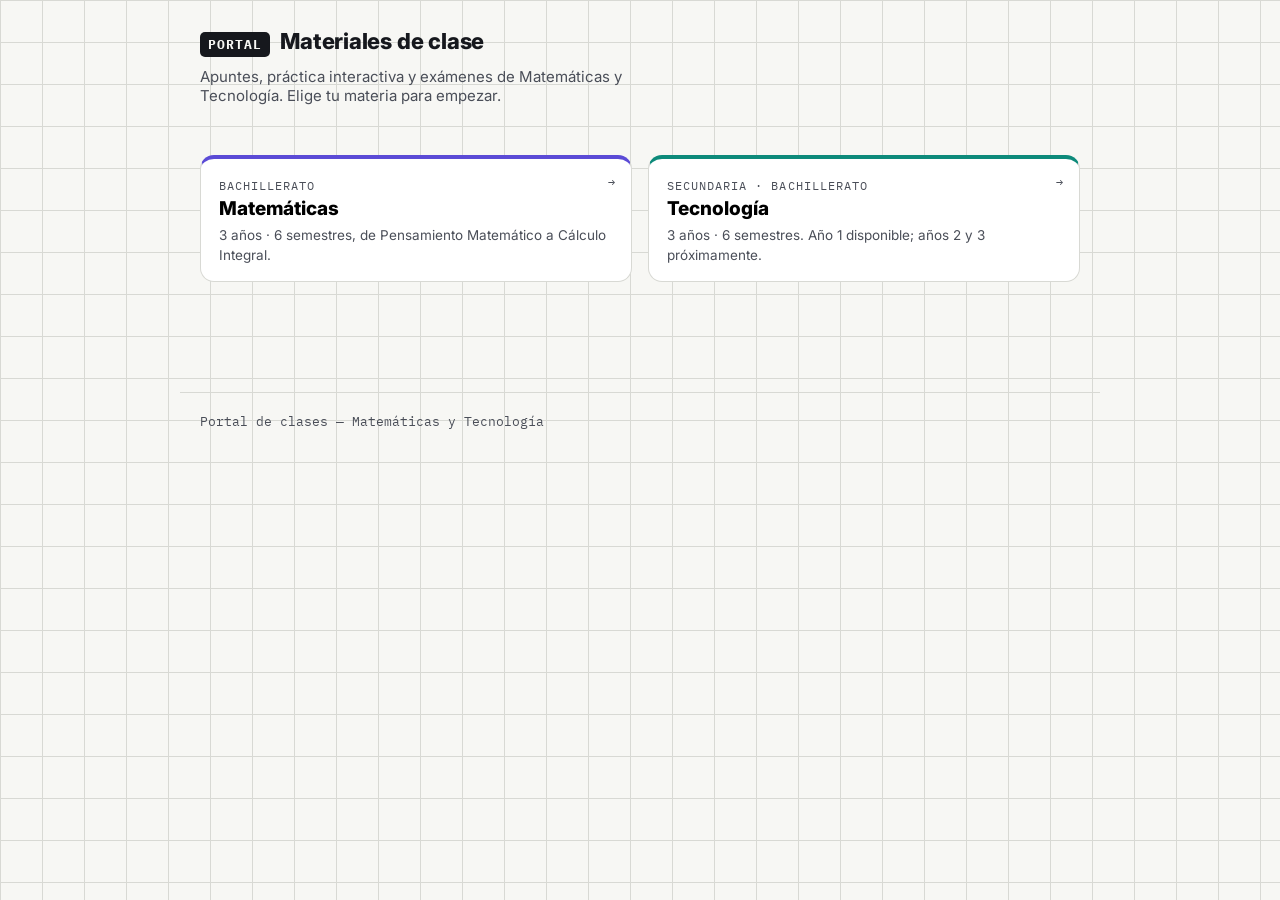
<file: index.html>
<!DOCTYPE html>
<html lang="es">
<head>
<meta charset="UTF-8">
<meta name="viewport" content="width=device-width, initial-scale=1.0">
<title>Portal de Clases</title>
<link rel="preconnect" href="https://fonts.googleapis.com">
<link href="https://fonts.googleapis.com/css2?family=IBM+Plex+Mono:wght@400;500;600;700&family=Inter:wght@400;500;600;700;800&display=swap" rel="stylesheet">
<style>
  :root{
    --paper:#f7f7f4;
    --ink:#16181d;
    --ink-soft:#4a4e58;
    --line:#d8d9d4;
    --math:#5b4bd6;
    --math-soft:#eeecfb;
    --tech:#0d8a7a;
    --tech-soft:#e6f5f2;
    --accent-warn:#c65b2e;
    --radius:14px;
  }
  *{box-sizing:border-box;}
  html{scroll-behavior:smooth;}
  body{
    margin:0;
    background:
      linear-gradient(var(--line) 1px, transparent 1px) 0 0/100% 42px,
      linear-gradient(90deg, var(--line) 1px, transparent 1px) 0 0/42px 100%,
      var(--paper);
    background-attachment:fixed;
    color:var(--ink);
    font-family:'Inter',sans-serif;
    -webkit-font-smoothing:antialiased;
  }
  @media (prefers-reduced-motion: reduce){
    *{animation:none !important; transition:none !important;}
  }

  header{
    padding:28px 20px 18px;
    max-width:920px;
    margin:0 auto;
  }
  .brand{
    display:flex;
    align-items:baseline;
    gap:10px;
    flex-wrap:wrap;
  }
  .brand .mark{
    font-family:'IBM Plex Mono',monospace;
    font-weight:700;
    font-size:13px;
    letter-spacing:.08em;
    background:var(--ink);
    color:var(--paper);
    padding:4px 8px;
    border-radius:5px;
  }
  .brand h1{
    font-size:22px;
    margin:0;
    font-weight:800;
    letter-spacing:-0.01em;
  }
  header p.sub{
    margin:10px 0 0;
    color:var(--ink-soft);
    font-size:15px;
    max-width:55ch;
  }

  main{max-width:920px;margin:0 auto;padding:10px 20px 80px;}

  .subjects{
    display:grid;
    grid-template-columns:1fr 1fr;
    gap:16px;
    margin:22px 0 30px;
  }
  @media (max-width:640px){ .subjects{grid-template-columns:1fr;} }

  .subject-card{
    text-align:left;
    border:1.5px solid var(--line);
    background:#fff;
    border-radius:var(--radius);
    padding:18px 18px 16px;
    cursor:pointer;
    font-family:inherit;
    position:relative;
    transition:transform .15s ease, box-shadow .15s ease, border-color .15s ease;
  }
  .subject-card:hover{transform:translateY(-2px); box-shadow:0 8px 22px rgba(20,20,30,.08);}
  .subject-card:focus-visible{outline:3px solid var(--ink); outline-offset:2px;}
  .subject-card.math{border-top:4px solid var(--math);}
  .subject-card.tech{border-top:4px solid var(--tech);}
  .subject-card .eyebrow{
    font-family:'IBM Plex Mono',monospace;
    font-size:11.5px;
    letter-spacing:.09em;
    text-transform:uppercase;
    color:var(--ink-soft);
  }
  .subject-card h2{margin:4px 0 6px;font-size:19px;font-weight:800;}
  .subject-card p{margin:0;color:var(--ink-soft);font-size:13.5px;line-height:1.45;}
  .subject-card .go{
    position:absolute; top:16px; right:16px;
    font-family:'IBM Plex Mono',monospace;
    font-size:12px; color:var(--ink-soft);
  }

  .panel{display:none;}
  .panel.active{display:block; animation:fade .25s ease;}
  @keyframes fade{from{opacity:0; transform:translateY(4px);} to{opacity:1; transform:none;}}

  .panel-head{
    display:flex; align-items:center; justify-content:space-between;
    margin-bottom:14px; flex-wrap:wrap; gap:10px;
  }
  .panel-head h2{font-size:20px; margin:0; font-weight:800;}
  .back-btn{
    font-family:'IBM Plex Mono',monospace;
    font-size:12.5px; background:none; border:1.5px solid var(--line);
    border-radius:8px; padding:7px 12px; cursor:pointer; color:var(--ink);
  }
  .back-btn:hover{background:#fff;}

  .topic{
    border:1.5px solid var(--line);
    border-radius:var(--radius);
    background:#fff;
    margin-bottom:12px;
    overflow:hidden;
  }
  .topic-toggle{
    width:100%; text-align:left; background:none; border:none;
    padding:14px 16px; cursor:pointer; display:flex; align-items:center;
    justify-content:space-between; font-family:inherit; font-size:15.5px;
    font-weight:600; color:var(--ink);
  }
  .topic-toggle .chevron{
    font-family:'IBM Plex Mono',monospace; color:var(--ink-soft);
    transition:transform .2s ease; font-size:13px;
  }
  .topic.open .chevron{transform:rotate(90deg);}
  .topic-body{display:none; padding:0 16px 16px;}
  .topic.open .topic-body{display:block;}

  .tabs{display:flex; gap:6px; margin-bottom:12px; flex-wrap:wrap;}
  .tab-btn{
    font-family:'IBM Plex Mono',monospace; font-size:12px;
    border:1.5px solid var(--line); background:var(--paper);
    padding:6px 11px; border-radius:7px; cursor:pointer; color:var(--ink-soft);
  }
  .tab-btn.active.math-active{background:var(--math); border-color:var(--math); color:#fff;}
  .tab-btn.active.tech-active{background:var(--tech); border-color:var(--tech); color:#fff;}

  .tab-content{display:none; font-size:14px; color:var(--ink-soft); line-height:1.6;}
  .tab-content.active{display:block;}
  .tab-content ul{margin:0; padding-left:18px;}
  .tab-content li{margin-bottom:6px;}
  .unit-meta{
    font-family:'IBM Plex Mono',monospace; font-size:11.5px; letter-spacing:.05em;
    color:var(--ink-soft); margin:-4px 0 12px;
  }
  .practice-link{
    display:inline-block; font-weight:600; text-decoration:none;
    border:1.5px solid var(--line); border-radius:8px; padding:8px 14px; font-size:13.5px;
  }
  #panel-math .practice-link{color:var(--math); border-color:var(--math);}
  #panel-tech .practice-link{color:var(--tech); border-color:var(--tech);}
  .practice-link:hover{background:#fff;}
  .tech-soon{
    border:1.5px dashed var(--line); border-radius:var(--radius); background:#fff;
    padding:22px 20px; color:var(--ink-soft); font-size:14.5px; line-height:1.6;
  }

  .year{
    border:1.5px solid var(--line); border-radius:var(--radius); background:#fcfcfa;
    margin-bottom:18px; overflow:hidden;
  }
  #panel-math .year{border-top:4px solid var(--math);}
  #panel-tech .year{border-top:4px solid var(--tech);}
  .year-toggle{
    width:100%; text-align:left; background:none; border:none;
    padding:16px 18px; cursor:pointer; display:flex; align-items:center;
    justify-content:space-between; font-family:inherit; font-size:17px;
    font-weight:800; color:var(--ink);
  }
  .year-toggle .chevron{
    font-family:'IBM Plex Mono',monospace; color:var(--ink-soft);
    transition:transform .2s ease; font-size:14px;
  }
  .year.open .year-toggle .chevron{transform:rotate(90deg);}
  .year-body{display:none; padding:0 14px 16px;}
  .year.open .year-body{display:block;}
  .topic-toggle small{font-weight:400; color:var(--ink-soft); font-size:12.5px;}
  .year-note{font-size:13.5px; color:var(--ink-soft); margin:0 4px 4px;}

  footer{
    max-width:920px; margin:0 auto; padding:20px; color:var(--ink-soft);
    font-size:12.5px; font-family:'IBM Plex Mono',monospace; border-top:1.5px solid var(--line);
  }
</style>
</head>
<body>

<header>
  <div class="brand">
    <span class="mark">PORTAL</span>
    <h1>Materiales de clase</h1>
  </div>
  <p class="sub">Apuntes, práctica interactiva y exámenes de Matemáticas y Tecnología. Elige tu materia para empezar.</p>
</header>

<main>

  <!-- HOME -->
  <div id="home">
    <div class="subjects">
      <button class="subject-card math" onclick="showPanel('math')">
        <span class="eyebrow">Bachillerato</span>
        <h2>Matemáticas</h2>
        <p>3 años · 6 semestres, de Pensamiento Matemático a Cálculo Integral.</p>
        <span class="go">→</span>
      </button>
      <button class="subject-card tech" onclick="showPanel('tech')">
        <span class="eyebrow">Secundaria · Bachillerato</span>
        <h2>Tecnología</h2>
        <p>3 años · 6 semestres. Año 1 disponible; años 2 y 3 próximamente.</p>
        <span class="go">→</span>
      </button>
    </div>
  </div>

  <!-- MATEMÁTICAS -->
  <section class="panel" id="panel-math">
    <div class="panel-head">
      <h2>Matemáticas · Bachillerato</h2>
      <button class="back-btn" onclick="showHome()">← Volver</button>
    </div>

    <div class="year">
      <button class="year-toggle" onclick="toggleTopic(this)">
        <span>Año 1</span><span class="chevron">›</span>
      </button>
      <div class="year-body">

        <div class="topic">
          <button class="topic-toggle" onclick="toggleTopic(this)">
            <span>Semestre 1 — Pensamiento Matemático I <small>(aritmética y álgebra)</small></span><span class="chevron">›</span>
          </button>
          <div class="topic-body">
            <div class="tabs">
              <button class="tab-btn active math-active" onclick="showTab(this,'s1-material')">Material</button>
              <button class="tab-btn" onclick="showTab(this,'s1-ejercicios')">Ejercicios</button>
              <button class="tab-btn" onclick="showTab(this,'s1-examenes')">Exámenes</button>
            </div>
            <div class="tab-content active" id="s1-material">
              <ol>
                <li>Números y operaciones básicas —
                  <a href="materiales/semestre-1/u1-numeros-y-operaciones-basicas/apuntes.pdf" target="_blank" rel="noopener">apuntes</a> ·
                  <a href="materiales/semestre-1/u1-numeros-y-operaciones-basicas/guia-ejercicios.pdf" target="_blank" rel="noopener">guía de ejercicios</a>
                </li>
                <li>Operaciones algebraicas —
                  <a href="materiales/semestre-1/u2-operaciones-algebraicas/apuntes.pdf" target="_blank" rel="noopener">apuntes</a> ·
                  <a href="materiales/semestre-1/u2-operaciones-algebraicas/guia-ejercicios.pdf" target="_blank" rel="noopener">guía de ejercicios</a>
                </li>
                <li>Ecuaciones lineales y cuadráticas —
                  <a href="materiales/semestre-1/u3-ecuaciones-lineales-y-cuadraticas/apuntes.pdf" target="_blank" rel="noopener">apuntes</a> ·
                  <a href="materiales/semestre-1/u3-ecuaciones-lineales-y-cuadraticas/guia-ejercicios.pdf" target="_blank" rel="noopener">guía de ejercicios</a>
                </li>
                <li>Sistemas de ecuaciones —
                  <a href="materiales/semestre-1/u4-sistemas-de-ecuaciones/apuntes.pdf" target="_blank" rel="noopener">apuntes</a> ·
                  <a href="materiales/semestre-1/u4-sistemas-de-ecuaciones/guia-ejercicios.pdf" target="_blank" rel="noopener">guía de ejercicios</a>
                </li>
              </ol>
            </div>
            <div class="tab-content" id="s1-ejercicios">
              <p>Ejercicios generados automáticamente con corrección al instante.</p>
              <p><a class="practice-link" href="app/index.html" target="_blank" rel="noopener">Abrir práctica interactiva →</a></p>
            </div>
            <div class="tab-content" id="s1-examenes"><ul><li>Próximamente</li></ul></div>
          </div>
        </div>

        <div class="topic">
          <button class="topic-toggle" onclick="toggleTopic(this)">
            <span>Semestre 2 — Pensamiento Matemático II <small>(geometría y trigonometría)</small></span><span class="chevron">›</span>
          </button>
          <div class="topic-body">
            <div class="tabs">
              <button class="tab-btn active math-active" onclick="showTab(this,'s2-material')">Material</button>
              <button class="tab-btn" onclick="showTab(this,'s2-ejercicios')">Ejercicios</button>
              <button class="tab-btn" onclick="showTab(this,'s2-examenes')">Exámenes</button>
            </div>
            <div class="tab-content active" id="s2-material">
              <ol>
                <li>Desigualdades —
                  <a href="materiales/semestre-2/u1-desigualdades/apuntes.pdf" target="_blank" rel="noopener">apuntes</a> ·
                  <a href="materiales/semestre-2/u1-desigualdades/guia-ejercicios.pdf" target="_blank" rel="noopener">guía de ejercicios</a>
                </li>
                <li>Ángulos y triángulos —
                  <a href="materiales/semestre-2/u2-angulos-y-triangulos/apuntes.pdf" target="_blank" rel="noopener">apuntes</a> ·
                  <a href="materiales/semestre-2/u2-angulos-y-triangulos/guia-ejercicios.pdf" target="_blank" rel="noopener">guía de ejercicios</a>
                </li>
                <li>Funciones trigonométricas —
                  <a href="materiales/semestre-2/u3-funciones-trigonometricas/apuntes.pdf" target="_blank" rel="noopener">apuntes</a> ·
                  <a href="materiales/semestre-2/u3-funciones-trigonometricas/guia-ejercicios.pdf" target="_blank" rel="noopener">guía de ejercicios</a>
                </li>
                <li>Identidades trigonométricas y triángulos oblicuángulos —
                  <a href="materiales/semestre-2/u4-identidades-trigonometricas-y-triangulos-oblicuangulos/apuntes.pdf" target="_blank" rel="noopener">apuntes</a> ·
                  <a href="materiales/semestre-2/u4-identidades-trigonometricas-y-triangulos-oblicuangulos/guia-ejercicios.pdf" target="_blank" rel="noopener">guía de ejercicios</a>
                </li>
              </ol>
            </div>
            <div class="tab-content" id="s2-ejercicios">
              <p>Ejercicios generados automáticamente con corrección al instante.</p>
              <p><a class="practice-link" href="app/index.html" target="_blank" rel="noopener">Abrir práctica interactiva →</a></p>
            </div>
            <div class="tab-content" id="s2-examenes"><ul><li>Próximamente</li></ul></div>
          </div>
        </div>

      </div>
    </div>

    <div class="year">
      <button class="year-toggle" onclick="toggleTopic(this)">
        <span>Año 2</span><span class="chevron">›</span>
      </button>
      <div class="year-body">

        <div class="topic">
          <button class="topic-toggle" onclick="toggleTopic(this)">
            <span>Semestre 3 — Matemáticas III <small>(geometría analítica)</small></span><span class="chevron">›</span>
          </button>
          <div class="topic-body">
            <div class="tabs">
              <button class="tab-btn active math-active" onclick="showTab(this,'s3-material')">Material</button>
              <button class="tab-btn" onclick="showTab(this,'s3-ejercicios')">Ejercicios</button>
              <button class="tab-btn" onclick="showTab(this,'s3-examenes')">Exámenes</button>
            </div>
            <div class="tab-content active" id="s3-material">
              <ol>
                <li>Ejes coordenados —
                  <a href="materiales/semestre-3/u1-ejes-coordenados/apuntes.pdf" target="_blank" rel="noopener">apuntes</a> ·
                  <a href="materiales/semestre-3/u1-ejes-coordenados/guia-ejercicios.pdf" target="_blank" rel="noopener">guía de ejercicios</a>
                </li>
                <li>La recta —
                  <a href="materiales/semestre-3/u2-la-recta/apuntes.pdf" target="_blank" rel="noopener">apuntes</a> ·
                  <a href="materiales/semestre-3/u2-la-recta/guia-ejercicios.pdf" target="_blank" rel="noopener">guía de ejercicios</a>
                </li>
                <li>La circunferencia —
                  <a href="materiales/semestre-3/u3-la-circunferencia/apuntes.pdf" target="_blank" rel="noopener">apuntes</a> ·
                  <a href="materiales/semestre-3/u3-la-circunferencia/guia-ejercicios.pdf" target="_blank" rel="noopener">guía de ejercicios</a>
                </li>
              </ol>
            </div>
            <div class="tab-content" id="s3-ejercicios">
              <p>Ejercicios generados automáticamente con corrección al instante.</p>
              <p><a class="practice-link" href="app/index.html" target="_blank" rel="noopener">Abrir práctica interactiva →</a></p>
            </div>
            <div class="tab-content" id="s3-examenes"><ul><li>Próximamente</li></ul></div>
          </div>
        </div>

        <div class="topic">
          <button class="topic-toggle" onclick="toggleTopic(this)">
            <span>Semestre 4 — Matemáticas IV <small>(cónicas y funciones)</small></span><span class="chevron">›</span>
          </button>
          <div class="topic-body">
            <div class="tabs">
              <button class="tab-btn active math-active" onclick="showTab(this,'s4-material')">Material</button>
              <button class="tab-btn" onclick="showTab(this,'s4-ejercicios')">Ejercicios</button>
              <button class="tab-btn" onclick="showTab(this,'s4-examenes')">Exámenes</button>
            </div>
            <div class="tab-content active" id="s4-material">
              <ol start="4">
                <li>La parábola —
                  <a href="materiales/semestre-4/u4-la-parabola/apuntes.pdf" target="_blank" rel="noopener">apuntes</a> ·
                  <a href="materiales/semestre-4/u4-la-parabola/guia-ejercicios.pdf" target="_blank" rel="noopener">guía de ejercicios</a>
                </li>
                <li>La elipse —
                  <a href="materiales/semestre-4/u5-la-elipse/apuntes.pdf" target="_blank" rel="noopener">apuntes</a> ·
                  <a href="materiales/semestre-4/u5-la-elipse/guia-ejercicios.pdf" target="_blank" rel="noopener">guía de ejercicios</a>
                </li>
                <li>La hipérbola —
                  <a href="materiales/semestre-4/u6-la-hiperbola/apuntes.pdf" target="_blank" rel="noopener">apuntes</a> ·
                  <a href="materiales/semestre-4/u6-la-hiperbola/guia-ejercicios.pdf" target="_blank" rel="noopener">guía de ejercicios</a>
                </li>
                <li>Identificación de cónicas —
                  <a href="materiales/semestre-4/u7-identificacion-de-conicas/apuntes.pdf" target="_blank" rel="noopener">apuntes</a> ·
                  <a href="materiales/semestre-4/u7-identificacion-de-conicas/guia-ejercicios.pdf" target="_blank" rel="noopener">guía de ejercicios</a>
                </li>
                <li>Funciones —
                  <a href="materiales/semestre-4/u8-funciones/apuntes.pdf" target="_blank" rel="noopener">apuntes</a> ·
                  <a href="materiales/semestre-4/u8-funciones/guia-ejercicios.pdf" target="_blank" rel="noopener">guía de ejercicios</a>
                </li>
              </ol>
            </div>
            <div class="tab-content" id="s4-ejercicios">
              <p>Ejercicios generados automáticamente con corrección al instante.</p>
              <p><a class="practice-link" href="app/index.html" target="_blank" rel="noopener">Abrir práctica interactiva →</a></p>
            </div>
            <div class="tab-content" id="s4-examenes"><ul><li>Próximamente</li></ul></div>
          </div>
        </div>

      </div>
    </div>

    <div class="year">
      <button class="year-toggle" onclick="toggleTopic(this)">
        <span>Año 3</span><span class="chevron">›</span>
      </button>
      <div class="year-body">

        <div class="topic">
          <button class="topic-toggle" onclick="toggleTopic(this)">
            <span>Semestre 5 — Cálculo Diferencial</span><span class="chevron">›</span>
          </button>
          <div class="topic-body">
            <div class="tabs">
              <button class="tab-btn active math-active" onclick="showTab(this,'s5-material')">Material</button>
              <button class="tab-btn" onclick="showTab(this,'s5-ejercicios')">Ejercicios</button>
              <button class="tab-btn" onclick="showTab(this,'s5-examenes')">Exámenes</button>
            </div>
            <div class="tab-content active" id="s5-material">
              <ol>
                <li>Función —
                  <a href="materiales/semestre-5/u1-funcion/apuntes.pdf" target="_blank" rel="noopener">apuntes</a> ·
                  <a href="materiales/semestre-5/u1-funcion/guia-ejercicios.pdf" target="_blank" rel="noopener">guía de ejercicios</a>
                </li>
                <li>Límites y continuidad —
                  <a href="materiales/semestre-5/u2-limites-y-continuidad/apuntes.pdf" target="_blank" rel="noopener">apuntes</a> ·
                  <a href="materiales/semestre-5/u2-limites-y-continuidad/guia-ejercicios.pdf" target="_blank" rel="noopener">guía de ejercicios</a>
                </li>
                <li>Derivadas —
                  <a href="materiales/semestre-5/u3-derivadas/apuntes.pdf" target="_blank" rel="noopener">apuntes</a> ·
                  <a href="materiales/semestre-5/u3-derivadas/guia-ejercicios.pdf" target="_blank" rel="noopener">guía de ejercicios</a>
                </li>
                <li>Aplicaciones de las derivadas en diversas áreas —
                  <a href="materiales/semestre-5/u4-aplicaciones-de-las-derivadas/apuntes.pdf" target="_blank" rel="noopener">apuntes</a> ·
                  <a href="materiales/semestre-5/u4-aplicaciones-de-las-derivadas/guia-ejercicios.pdf" target="_blank" rel="noopener">guía de ejercicios</a>
                </li>
              </ol>
            </div>
            <div class="tab-content" id="s5-ejercicios">
              <p>Ejercicios generados automáticamente con corrección al instante.</p>
              <p><a class="practice-link" href="app/index.html" target="_blank" rel="noopener">Abrir práctica interactiva →</a></p>
            </div>
            <div class="tab-content" id="s5-examenes"><ul><li>Próximamente</li></ul></div>
          </div>
        </div>

        <div class="topic">
          <button class="topic-toggle" onclick="toggleTopic(this)">
            <span>Semestre 6 — Cálculo Integral</span><span class="chevron">›</span>
          </button>
          <div class="topic-body">
            <div class="tabs">
              <button class="tab-btn active math-active" onclick="showTab(this,'s6-material')">Material</button>
              <button class="tab-btn" onclick="showTab(this,'s6-ejercicios')">Ejercicios</button>
              <button class="tab-btn" onclick="showTab(this,'s6-examenes')">Exámenes</button>
            </div>
            <div class="tab-content active" id="s6-material">
              <ol start="5">
                <li>Concepto de integral como antiderivada —
                  <a href="materiales/semestre-6/u5-concepto-de-integral/apuntes.pdf" target="_blank" rel="noopener">apuntes</a> ·
                  <a href="materiales/semestre-6/u5-concepto-de-integral/guia-ejercicios.pdf" target="_blank" rel="noopener">guía de ejercicios</a>
                </li>
                <li>Integrales algebraicas y de funciones trascendentes —
                  <a href="materiales/semestre-6/u6-integrales-algebraicas-y-trascendentes/apuntes.pdf" target="_blank" rel="noopener">apuntes</a> ·
                  <a href="materiales/semestre-6/u6-integrales-algebraicas-y-trascendentes/guia-ejercicios.pdf" target="_blank" rel="noopener">guía de ejercicios</a>
                </li>
                <li>Integrales definidas —
                  <a href="materiales/semestre-6/u7-integrales-definidas/apuntes.pdf" target="_blank" rel="noopener">apuntes</a> ·
                  <a href="materiales/semestre-6/u7-integrales-definidas/guia-ejercicios.pdf" target="_blank" rel="noopener">guía de ejercicios</a>
                </li>
              </ol>
            </div>
            <div class="tab-content" id="s6-ejercicios">
              <p>Ejercicios generados automáticamente con corrección al instante.</p>
              <p><a class="practice-link" href="app/index.html" target="_blank" rel="noopener">Abrir práctica interactiva →</a></p>
            </div>
            <div class="tab-content" id="s6-examenes"><ul><li>Próximamente</li></ul></div>
          </div>
        </div>

      </div>
    </div>
  </section>

  <!-- TECNOLOGÍA -->
  <section class="panel" id="panel-tech">
    <div class="panel-head">
      <h2>Tecnología · Secundaria y Bachillerato</h2>
      <button class="back-btn" onclick="showHome()">← Volver</button>
    </div>

    <div class="year">
      <button class="year-toggle" onclick="toggleTopic(this)">
        <span>Año 1 — Tecnología I y II</span><span class="chevron">›</span>
      </button>
      <div class="year-body">

        <div class="topic">
          <button class="topic-toggle" onclick="toggleTopic(this)">
            <span>Semestre 1</span><span class="chevron">›</span>
          </button>
          <div class="topic-body">
            <div class="tabs">
              <button class="tab-btn active tech-active" onclick="showTab(this,'t1-material')">Material</button>
              <button class="tab-btn" onclick="showTab(this,'t1-ejercicios')">Ejercicios</button>
              <button class="tab-btn" onclick="showTab(this,'t1-examenes')">Exámenes</button>
            </div>
            <div class="tab-content active" id="t1-material">
              <ol>
                <li>Fundamentos para operar tecnología de forma eficiente —
                  <a href="materiales/tecnologia-semestre-1/u1-fundamentos-para-operar-tecnologia/apuntes.pdf" target="_blank" rel="noopener">apuntes</a>
                </li>
                <li>Ciudadanía digital responsable —
                  <a href="materiales/tecnologia-semestre-1/u2-ciudadania-digital-responsable/apuntes.pdf" target="_blank" rel="noopener">apuntes</a>
                </li>
                <li>Creación de contenido digital —
                  <a href="materiales/tecnologia-semestre-1/u3-creacion-de-contenido-digital/apuntes.pdf" target="_blank" rel="noopener">apuntes</a>
                </li>
              </ol>
            </div>
            <div class="tab-content" id="t1-ejercicios">
              <p>Guías de actividades y retos prácticos por unidad, con clave de respuestas.</p>
              <ol>
                <li><a href="materiales/tecnologia-semestre-1/u1-fundamentos-para-operar-tecnologia/guia-ejercicios.pdf" target="_blank" rel="noopener">Fundamentos para operar tecnología</a></li>
                <li><a href="materiales/tecnologia-semestre-1/u2-ciudadania-digital-responsable/guia-ejercicios.pdf" target="_blank" rel="noopener">Ciudadanía digital responsable</a></li>
                <li><a href="materiales/tecnologia-semestre-1/u3-creacion-de-contenido-digital/guia-ejercicios.pdf" target="_blank" rel="noopener">Creación de contenido digital</a></li>
              </ol>
            </div>
            <div class="tab-content" id="t1-examenes"><ul><li>Próximamente</li></ul></div>
          </div>
        </div>

        <div class="topic">
          <button class="topic-toggle" onclick="toggleTopic(this)">
            <span>Semestre 2</span><span class="chevron">›</span>
          </button>
          <div class="topic-body">
            <div class="tabs">
              <button class="tab-btn active tech-active" onclick="showTab(this,'t2-material')">Material</button>
              <button class="tab-btn" onclick="showTab(this,'t2-ejercicios')">Ejercicios</button>
              <button class="tab-btn" onclick="showTab(this,'t2-examenes')">Exámenes</button>
            </div>
            <div class="tab-content active" id="t2-material">
              <ol start="4">
                <li>Búsqueda, evaluación y curaduría de información —
                  <a href="materiales/tecnologia-semestre-2/u4-busqueda-evaluacion-y-curaduria-de-informacion/apuntes.pdf" target="_blank" rel="noopener">apuntes</a>
                </li>
                <li>Creatividad con tecnología para diseñar soluciones a problemas de su entorno —
                  <a href="materiales/tecnologia-semestre-2/u5-creatividad-con-tecnologia/apuntes.pdf" target="_blank" rel="noopener">apuntes</a>
                </li>
                <li>El pensamiento computacional como estrategia para la solución de problemas —
                  <a href="materiales/tecnologia-semestre-2/u6-pensamiento-computacional/apuntes.pdf" target="_blank" rel="noopener">apuntes</a>
                </li>
              </ol>
            </div>
            <div class="tab-content" id="t2-ejercicios">
              <p>Guías de actividades y retos prácticos por unidad, con clave de respuestas.</p>
              <ol start="4">
                <li><a href="materiales/tecnologia-semestre-2/u4-busqueda-evaluacion-y-curaduria-de-informacion/guia-ejercicios.pdf" target="_blank" rel="noopener">Búsqueda, evaluación y curaduría de información</a></li>
                <li><a href="materiales/tecnologia-semestre-2/u5-creatividad-con-tecnologia/guia-ejercicios.pdf" target="_blank" rel="noopener">Creatividad con tecnología</a></li>
                <li><a href="materiales/tecnologia-semestre-2/u6-pensamiento-computacional/guia-ejercicios.pdf" target="_blank" rel="noopener">Pensamiento computacional</a></li>
              </ol>
            </div>
            <div class="tab-content" id="t2-examenes"><ul><li>Próximamente</li></ul></div>
          </div>
        </div>

      </div>
    </div>

    <div class="year open">
      <div class="year-toggle" style="cursor:default">
        <span>Año 2</span>
      </div>
      <div class="year-body" style="display:block">
        <p class="year-note">Temario de Tecnología III y IV — próximamente.</p>
      </div>
    </div>

    <div class="year open">
      <div class="year-toggle" style="cursor:default">
        <span>Año 3</span>
      </div>
      <div class="year-body" style="display:block">
        <p class="year-note">Temario de Tecnología V y VI — próximamente.</p>
      </div>
    </div>
  </section>

</main>

<footer>Portal de clases — Matemáticas y Tecnología</footer>

<script>
function showPanel(name){
  document.getElementById('home').style.display='none';
  document.querySelectorAll('.panel').forEach(p=>p.classList.remove('active'));
  document.getElementById('panel-'+name).classList.add('active');
  window.scrollTo({top:0,behavior:'smooth'});
}
function showHome(){
  document.querySelectorAll('.panel').forEach(p=>p.classList.remove('active'));
  document.getElementById('home').style.display='block';
  window.scrollTo({top:0,behavior:'smooth'});
}
function toggleTopic(btn){
  btn.parentElement.classList.toggle('open');
}
function showTab(btn, id){
  const group = btn.closest('.topic-body');
  group.querySelectorAll('.tab-btn').forEach(b=>b.classList.remove('active','math-active','tech-active'));
  group.querySelectorAll('.tab-content').forEach(c=>c.classList.remove('active'));
  const isTech = group.closest('#panel-tech') !== null;
  btn.classList.add('active', isTech ? 'tech-active' : 'math-active');
  document.getElementById(id).classList.add('active');
}
</script>

</body>
</html>
</file>
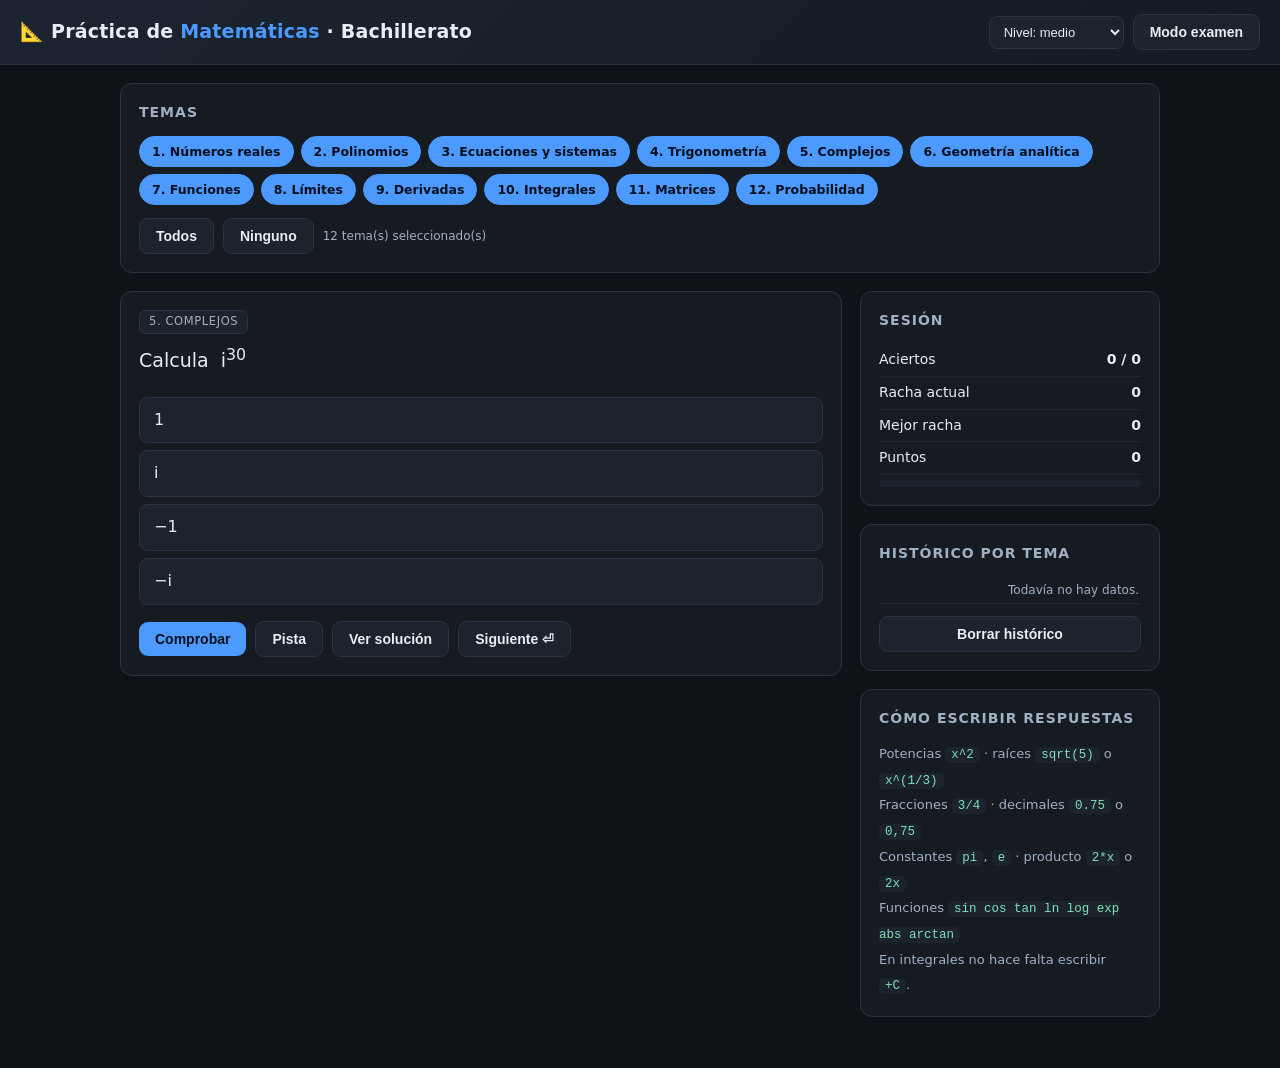
<file: app/index.html>
<!DOCTYPE html>
<html lang="es">
<head>
<meta charset="utf-8">
<meta name="viewport" content="width=device-width, initial-scale=1">
<title>Práctica de Matemáticas · Bachillerato</title>
<style>
:root{
  --bg:#0f1216; --bg2:#161b22; --bg3:#1c232c; --line:#2a3340;
  --fg:#e6edf3; --fg2:#9fb0c3; --acc:#4c9aff; --acc2:#7ee2b8;
  --ok:#3fb950; --bad:#f0616d; --warn:#e3b341;
  --radius:12px;
}
*{box-sizing:border-box}
body{margin:0;background:var(--bg);color:var(--fg);
  font-family:"Segoe UI",system-ui,-apple-system,sans-serif;line-height:1.55}
header{background:linear-gradient(135deg,#1b2430,#141b24);border-bottom:1px solid var(--line);
  padding:14px 20px;display:flex;flex-wrap:wrap;align-items:center;gap:14px}
h1{font-size:19px;margin:0;font-weight:650;letter-spacing:.2px}
h1 span{color:var(--acc)}
.wrap{max-width:1080px;margin:0 auto;padding:18px 20px 60px}
.grid{display:grid;grid-template-columns:1fr 300px;gap:18px}
@media(max-width:900px){.grid{grid-template-columns:1fr}}
.card{background:var(--bg2);border:1px solid var(--line);border-radius:var(--radius);padding:18px}
.card h2{margin:0 0 12px;font-size:14px;text-transform:uppercase;letter-spacing:1px;color:var(--fg2);font-weight:600}

/* controles */
.chips{display:flex;flex-wrap:wrap;gap:7px}
.chip{background:var(--bg3);border:1px solid var(--line);color:var(--fg2);border-radius:999px;
  padding:5px 12px;font-size:12.5px;cursor:pointer;user-select:none;transition:.12s}
.chip:hover{border-color:var(--acc);color:var(--fg)}
.chip.on{background:var(--acc);border-color:var(--acc);color:#06101d;font-weight:600}
.btn{background:var(--acc);color:#06101d;border:0;border-radius:9px;padding:9px 16px;
  font-size:14px;font-weight:600;cursor:pointer;transition:.12s}
.btn:hover{filter:brightness(1.12)}
.btn.sec{background:var(--bg3);color:var(--fg);border:1px solid var(--line)}
.btn.sec:hover{border-color:var(--acc)}
.btn:disabled{opacity:.4;cursor:not-allowed}
.row{display:flex;gap:9px;flex-wrap:wrap;align-items:center}
select{background:var(--bg3);color:var(--fg);border:1px solid var(--line);border-radius:8px;padding:7px 10px;font-size:13px}

/* ejercicio */
#enun{font-size:19px;margin:6px 0 18px;line-height:1.9}
.tag{display:inline-block;background:var(--bg3);border:1px solid var(--line);color:var(--fg2);
  border-radius:6px;padding:2px 9px;font-size:11.5px;letter-spacing:.6px;text-transform:uppercase}
.campo{display:flex;align-items:center;gap:10px;margin:9px 0;flex-wrap:wrap}
.campo label{min-width:120px;color:var(--fg2);font-size:15px}
.campo input{background:#0b0e13;border:1.5px solid var(--line);color:var(--fg);border-radius:8px;
  padding:9px 12px;font-size:16px;font-family:"Consolas","SF Mono",monospace;width:230px;outline:none}
.campo input:focus{border-color:var(--acc)}
.campo input.ok{border-color:var(--ok);background:#0d1a10}
.campo input.bad{border-color:var(--bad);background:#1c0f11}
.ops{display:flex;flex-direction:column;gap:7px;margin:10px 0}
.op{background:var(--bg3);border:1.5px solid var(--line);border-radius:9px;padding:10px 14px;
  cursor:pointer;font-size:16px;transition:.12s}
.op:hover{border-color:var(--acc)}
.op.sel{border-color:var(--acc);background:#16283f}
.op.ok{border-color:var(--ok);background:#0d1a10}
.op.bad{border-color:var(--bad);background:#1c0f11}
#fb{margin:14px 0 0;padding:12px 14px;border-radius:9px;font-size:15px;display:none}
#fb.ok{display:block;background:#0d1a10;border:1px solid var(--ok);color:#9ae6a8}
#fb.bad{display:block;background:#1c0f11;border:1px solid var(--bad);color:#f2a8ad}
#panel{margin-top:14px;padding:14px;background:#101821;border:1px dashed var(--line);
  border-radius:9px;font-size:15px;display:none;line-height:1.85}
#panel b{color:var(--acc2)}

/* matemáticas */
.frac{display:inline-flex;flex-direction:column;vertical-align:-0.55em;text-align:center;margin:0 3px;font-size:.92em}
.frac .n{border-bottom:1.4px solid currentColor;padding:0 5px;line-height:1.25}
.frac .d{padding:0 5px;line-height:1.25}
.sq{white-space:nowrap}
.sq .rad{border-top:1.4px solid currentColor;padding:0 3px 0 2px;margin-left:-1px}
.per{border-top:1.5px solid currentColor}
.mat{display:inline-flex;align-items:center;vertical-align:middle;margin:0 4px}
.mat .par{font-size:2.4em;font-weight:200;line-height:.9}
.mat table{border-collapse:collapse;margin:0 2px}
.mat td{padding:2px 9px;text-align:center;font-size:.92em}
.sys{display:inline-block;border-left:2px solid currentColor;padding-left:11px;margin:4px 0}
.sys div{line-height:1.7}
code{background:var(--bg3);padding:1px 6px;border-radius:5px;font-size:.88em;color:var(--acc2)}

/* stats */
.stat{display:flex;justify-content:space-between;padding:5px 0;font-size:14px;border-bottom:1px solid #1f2731}
.stat:last-child{border:0}
.stat b{font-variant-numeric:tabular-nums}
.bar{height:7px;background:var(--bg3);border-radius:99px;overflow:hidden;margin-top:5px}
.bar i{display:block;height:100%;background:linear-gradient(90deg,var(--acc),var(--acc2))}
.mini{font-size:12px;color:var(--fg2)}
table.tt{width:100%;border-collapse:collapse;font-size:12.5px}
table.tt td{padding:4px 2px;border-bottom:1px solid #1f2731}
table.tt td:last-child{text-align:right;font-variant-numeric:tabular-nums;color:var(--fg2)}
.hidden{display:none!important}
#ayuda{font-size:13px;color:var(--fg2);line-height:1.9}
#ayuda code{font-size:12.5px}
#examfin li{margin:7px 0}
</style>
</head>
<body>

<header>
  <h1>📐 Práctica de <span>Matemáticas</span> · Bachillerato</h1>
  <div class="row" style="margin-left:auto">
    <select id="nivel">
      <option value="1">Nivel: básico</option>
      <option value="2" selected>Nivel: medio</option>
      <option value="3">Nivel: avanzado</option>
    </select>
    <button class="btn sec" id="bModo">Modo examen</button>
  </div>
</header>

<div class="wrap">
  <div class="card" style="margin-bottom:18px">
    <h2>Temas</h2>
    <div class="chips" id="chips"></div>
    <div class="row" style="margin-top:13px">
      <button class="btn sec" id="bTodos">Todos</button>
      <button class="btn sec" id="bNinguno">Ninguno</button>
      <span class="mini" id="cuenta"></span>
    </div>
  </div>

  <div class="grid">
    <div>
      <div class="card" id="cEj">
        <div class="row" style="justify-content:space-between">
          <span class="tag" id="tagTema">—</span>
          <span class="mini" id="progExam"></span>
        </div>
        <div id="enun">Elige uno o varios temas y pulsa <b>Empezar</b>.</div>
        <div id="campos"></div>
        <div id="fb"></div>
        <div id="panel"></div>
        <div class="row" style="margin-top:16px">
          <button class="btn" id="bComprobar">Comprobar</button>
          <button class="btn sec" id="bPista">Pista</button>
          <button class="btn sec" id="bSol">Ver solución</button>
          <button class="btn sec" id="bSig">Siguiente ⏎</button>
        </div>
      </div>

      <div class="card hidden" id="cExamFin" style="margin-top:18px">
        <h2>Resultado del examen</h2>
        <div id="examfin"></div>
        <button class="btn" id="bReintentar" style="margin-top:12px">Nuevo examen</button>
      </div>
    </div>

    <div>
      <div class="card">
        <h2>Sesión</h2>
        <div class="stat"><span>Aciertos</span><b id="sOk">0 / 0</b></div>
        <div class="stat"><span>Racha actual</span><b id="sRacha">0</b></div>
        <div class="stat"><span>Mejor racha</span><b id="sMejor">0</b></div>
        <div class="stat"><span>Puntos</span><b id="sPts">0</b></div>
        <div class="bar"><i id="barra" style="width:0%"></i></div>
      </div>

      <div class="card" style="margin-top:18px">
        <h2>Histórico por tema</h2>
        <table class="tt" id="tabla"></table>
        <button class="btn sec" id="bReset" style="margin-top:12px;width:100%">Borrar histórico</button>
      </div>

      <div class="card" style="margin-top:18px">
        <h2>Cómo escribir respuestas</h2>
        <div id="ayuda">
          Potencias <code>x^2</code> · raíces <code>sqrt(5)</code> o <code>x^(1/3)</code><br>
          Fracciones <code>3/4</code> · decimales <code>0.75</code> o <code>0,75</code><br>
          Constantes <code>pi</code>, <code>e</code> · producto <code>2*x</code> o <code>2x</code><br>
          Funciones <code>sin cos tan ln log exp abs arctan</code><br>
          En integrales no hace falta escribir <code>+C</code>.
        </div>
      </div>
    </div>
  </div>
</div>

<script>
"use strict";
/* ══════════════════════════ 1. UTILIDADES ══════════════════════════ */
const R = {
  i:(a,b)=>Math.floor(Math.random()*(b-a+1))+a,
  nz:(a,b)=>{let v=0;while(v===0)v=R.i(a,b);return v;},
  pick:a=>a[Math.floor(Math.random()*a.length)],
  sg:()=>Math.random()<0.5?-1:1
};
const gcd=(a,b)=>{a=Math.abs(a);b=Math.abs(b);while(b){const t=b;b=a%b;a=t;}return a||1;};
function fr(n,d){if(d<0){n=-n;d=-d;}const g=gcd(n,d);return [n/g,d/g];}
const fact=n=>{let r=1;for(let i=2;i<=n;i++)r*=i;return r;};
const comb=(n,k)=>(k<0||k>n)?0:Math.round(fact(n)/(fact(k)*fact(n-k)));
const det3=m=>m[0][0]*(m[1][1]*m[2][2]-m[1][2]*m[2][1])
            -m[0][1]*(m[1][0]*m[2][2]-m[1][2]*m[2][0])
            +m[0][2]*(m[1][0]*m[2][1]-m[1][1]*m[2][0]);
const rnd=(x,d)=>Math.round(x*10**d)/10**d;

/* ── render matemático ── */
const MIN='−';
function fh(n,d){const[a,b]=fr(n,d);if(b===1)return String(a).replace('-',MIN);
  return (a<0?MIN:'')+`<span class="frac"><span class="n">${Math.abs(a)}</span><span class="d">${b}</span></span>`;}
function fhx(n,d){return `<span class="frac"><span class="n">${n}</span><span class="d">${d}</span></span>`;}
const sq=x=>`<span class="sq">√<span class="rad">${x}</span></span>`;
const sup=(b,e)=>e===1?b:`${b}<sup>${e}</sup>`;
function pol(cs,v='x'){ // cs de mayor a menor grado
  const g=cs.length-1;let out='';
  cs.forEach((c,i)=>{const p=g-i;if(c===0)return;
    const s=out?(c<0?' '+MIN+' ':' + '):(c<0?MIN:'');
    const a=Math.abs(c);
    const ct=(a===1&&p>0)?'':String(a);
    const vt=p===0?'':(p===1?v:`${v}<sup>${p}</sup>`);
    out+=s+ct+vt;});
  return out||'0';
}
const sgn=c=>(c<0?' '+MIN+' ':' + ')+Math.abs(c);
function matHTML(m){
  let t='<table>'+m.map(r=>'<tr>'+r.map(x=>`<td>${String(x).replace('-',MIN)}</td>`).join('')+'</tr>').join('')+'</table>';
  return `<span class="mat"><span class="par">(</span>${t}<span class="par">)</span></span>`;
}
const sys=ls=>`<span class="sys">${ls.map(l=>`<div>${l}</div>`).join('')}</span>`;

/* ══════════════════════════ 2. PARSER ══════════════════════════ */
const FUNCS={sin:Math.sin,cos:Math.cos,tan:Math.tan,asin:Math.asin,acos:Math.acos,
  atan:Math.atan,arcsin:Math.asin,arccos:Math.acos,arctan:Math.atan,
  ln:Math.log,log:x=>Math.log10(x),sqrt:Math.sqrt,exp:Math.exp,abs:Math.abs,
  senh:Math.sinh,cosh:Math.cosh,sen:Math.sin,tg:Math.tan,raiz:Math.sqrt};
const CONST={pi:Math.PI,e:Math.E,PI:Math.PI};

function tokenize(s){
  s=String(s).replace(/,/g,'.').replace(/\s+/g,'').replace(/[·×]/g,'*').replace(/[−–—]/g,'-');
  const t=[];let i=0;
  while(i<s.length){
    const c=s[i];
    if(/[0-9.]/.test(c)){let j=i;while(j<s.length&&/[0-9.]/.test(s[j]))j++;
      t.push({t:'n',v:parseFloat(s.slice(i,j))});i=j;}
    else if(/[a-zA-Z]/.test(c)){let j=i;while(j<s.length&&/[a-zA-Z]/.test(s[j]))j++;
      t.push({t:'id',v:s.slice(i,j)});i=j;}
    else if('+-*/^()'.includes(c)){t.push({t:c});i++;}
    else throw new Error('car');
  }
  return t;
}
function parse(str){
  const t=tokenize(str);let p=0;
  const peek=()=>t[p], eat=k=>{if(t[p]&&t[p].t===k){p++;return true;}return false;};
  const startsFactor=()=>{const k=peek();return k&&(k.t==='n'||k.t==='id'||k.t==='(');};
  function expr(){let a=term();
    while(peek()&&(peek().t==='+'||peek().t==='-')){const o=t[p++].t;const b=term();
      a=o==='+'?bin(a,b,(x,y)=>x+y):bin(a,b,(x,y)=>x-y);}
    return a;}
  function term(){let a=unary();
    for(;;){
      if(eat('*')) a=bin(a,unary(),(x,y)=>x*y);
      else if(eat('/')) a=bin(a,unary(),(x,y)=>x/y);
      else if(startsFactor()) a=bin(a,unary(),(x,y)=>x*y);
      else break;}
    return a;}
  function unary(){
    if(eat('-')){const a=unary();return v=>-a(v);}
    if(eat('+'))return unary();
    return power();}
  function power(){const a=atom();
    if(eat('^')){const b=unary();return v=>Math.pow(a(v),b(v));}
    return a;}
  function atom(){
    const k=peek();
    if(!k) throw new Error('fin');
    if(k.t==='n'){p++;return ()=>k.v;}
    if(k.t==='('){p++;const a=expr();if(!eat(')'))throw new Error(')');return a;}
    if(k.t==='id'){
      p++;const name=k.v;
      if(FUNCS[name]){const f=FUNCS[name];
        let arg;
        if(eat('(')){arg=expr();if(!eat(')'))throw new Error(')');}
        else arg=power();
        return v=>f(arg(v));}
      if(name in CONST){const c=CONST[name];return ()=>c;}
      if(name.length===1) return v=>(v&&name in v)?v[name]:NaN;
      throw new Error('id '+name);}
    throw new Error('tok');
  }
  const bin=(a,b,f)=>v=>f(a(v),b(v));
  const fn=expr();
  if(p!==t.length) throw new Error('resto');
  return fn;
}
function evalNum(s){try{const f=parse(s);const v=f({});return (typeof v==='number'&&isFinite(v))?v:NaN;}catch(e){return NaN;}}
function sameFn(u,r,dom,upToConst){
  let fu,fr_;
  try{fu=parse(u);fr_=parse(r);}catch(e){return false;}
  const lo=dom?dom[0]:0.37, hi=dom?dom[1]:2.13;
  const ds=[];let val=0;
  for(let i=0;i<16;i++){
    const x=lo+(hi-lo)*(i+0.5)/16+0.011*Math.sin(i*5.3);
    let a,b;
    try{a=fu({x});b=fr_({x});}catch(e){return false;}
    if(!isFinite(a)||!isFinite(b))continue;
    val++;
    if(upToConst) ds.push(a-b);
    else if(Math.abs(a-b)>1e-6*(1+Math.abs(b))) return false;
  }
  if(val<5) return false;
  if(upToConst){const mx=Math.max(...ds),mn=Math.min(...ds);return (mx-mn)<=1e-6*(1+Math.abs(mx));}
  return true;
}
const ACENTOS=new RegExp('[\\u0300-\\u036f]','g');
const norm=s=>String(s).toLowerCase().normalize('NFD').replace(ACENTOS,'').replace(/[\s.\-_]/g,'');

/* ══════════════════════════ 3. GENERADORES ══════════════════════════ */
const TEMAS=[
 {id:'numeros',      n:1,  nom:'Números reales'},
 {id:'polinomios',   n:2,  nom:'Polinomios'},
 {id:'ecuaciones',   n:3,  nom:'Ecuaciones y sistemas'},
 {id:'trigonometria',n:4,  nom:'Trigonometría'},
 {id:'complejos',    n:5,  nom:'Complejos'},
 {id:'geometria',    n:6,  nom:'Geometría analítica'},
 {id:'funciones',    n:7,  nom:'Funciones'},
 {id:'limites',      n:8,  nom:'Límites'},
 {id:'derivadas',    n:9,  nom:'Derivadas'},
 {id:'integrales',   n:10, nom:'Integrales'},
 {id:'matrices',     n:11, nom:'Matrices'},
 {id:'probabilidad', n:12, nom:'Probabilidad'}
];
const GEN={}; TEMAS.forEach(t=>GEN[t.id]=[]);
const add=(tema,nivel,f)=>GEN[tema].push({nivel,f});

/* ───────── TEMA 1 · Números reales ───────── */
add('numeros',1,()=>{
  const b=R.pick([2,3,5,10]), k=R.i(-2,5);
  const disp = k>=0 ? String(b**k) : fhx(1,b**(-k));
  return {en:`Calcula sin calculadora:&nbsp; log<sub>${b}</sub>&thinsp;${disp}`,
    ca:[{et:'=',tipo:'num',resp:String(k)}],
    pi:`¿A qué exponente hay que elevar ${b} para obtener ese número?`,
    so:`${b}<sup>${k}</sup> = ${disp}, por definición de logaritmo el resultado es <b>${k}</b>.`};
});
add('numeros',2,()=>{
  let n=R.i(11,98); if(n%11===0)n++;
  const [p,q]=fr(n,99);
  return {en:`Expresa como fracción irreducible el decimal periódico &nbsp;0,<span class="per">${n}</span><span class="per">${n}</span>…`,
    ca:[{et:'=',tipo:'num',resp:`${p}/${q}`}],
    pi:'Llama x al número, multiplica por 100 y resta.',
    so:`100x = ${n},${n}… &nbsp;y&nbsp; x = 0,${n}… ⟹ 99x = ${n} ⟹ x = ${fh(n,99)} = <b>${fh(p,q)}</b>`};
});
add('numeros',1,()=>{
  const a=R.i(2,9), b=R.pick([2,3,5,6,7,10,11]);
  const N=a*a*b;
  return {en:`Extrae todos los factores posibles de&nbsp; ${sq(N)} &nbsp;y escríbelo como a·${sq('b')}`,
    ca:[{et:'a =',tipo:'num',resp:String(a)},{et:'b =',tipo:'num',resp:String(b)}],
    pi:`Descompón ${N} en factores primos y saca las parejas.`,
    so:`${N} = ${a}² · ${b} ⟹ ${sq(N)} = <b>${a}${sq(b)}</b>`};
});
add('numeros',2,()=>{
  const m=R.pick([2,3,5,7,11]), k=m*R.i(2,6);
  return {en:`Racionaliza y simplifica:&nbsp; ${fhx(k,sq(m))}`,
    ca:[{et:'=',tipo:'num',resp:`${k/m}*sqrt(${m})`}],
    pi:`Multiplica numerador y denominador por ${sq(m)}.`,
    so:`${fhx(k,sq(m))} = ${fhx(k+'·'+sq(m),m)} = <b>${k/m}${sq(m)}</b>`};
});
add('numeros',2,()=>{
  const a=R.i(1,3), m=R.i(-4,4), r=R.i(1,5);
  const b=-a*m, c=a*r;
  return {en:`Resuelve la inecuación&nbsp; |${pol([a,b])}| &lt; ${c} &nbsp;e indica los extremos del intervalo solución.`,
    ca:[{et:'Extremo izq.',tipo:'num',resp:String(m-r)},{et:'Extremo der.',tipo:'num',resp:String(m+r)}],
    pi:'|A| &lt; k equivale a −k &lt; A &lt; k.',
    so:`${MIN}${c} &lt; ${pol([a,b])} &lt; ${c} ⟹ ${a*(m-r)} &lt; ${a}x &lt; ${a*(m+r)} ⟹ x ∈ <b>(${m-r}, ${m+r})</b>`};
});
add('numeros',3,()=>{
  const p=R.i(-3,4),q=R.i(-2,3),r=R.i(-2,3),s=R.i(1,3);
  const ex=(p+2*q-3*r)*s;
  return {en:`Expresa como potencia de 2 e indica el exponente:&nbsp; ( 2<sup>${p}</sup> · 4<sup>${q}</sup> : 8<sup>${r}</sup> )<sup>${s}</sup>`,
    ca:[{et:'exponente =',tipo:'num',resp:String(ex)}],
    pi:'4 = 2² y 8 = 2³. Después suma y resta exponentes.',
    so:`(2<sup>${p}</sup>·2<sup>${2*q}</sup>:2<sup>${3*r}</sup>)<sup>${s}</sup> = (2<sup>${p+2*q-3*r}</sup>)<sup>${s}</sup> = 2<sup><b>${ex}</b></sup>`};
});

/* ───────── TEMA 2 · Polinomios ───────── */
add('polinomios',1,()=>{
  const a=R.i(1,3),b=R.i(-4,4),c=R.i(-5,5),d=R.i(-6,6),r=R.nz(-3,3);
  const P=x=>a*x**3+b*x**2+c*x+d;
  return {en:`Halla el resto de la división&nbsp; (${pol([a,b,c,d])}) : (x ${r>0?MIN+' '+r:'+ '+(-r)})`,
    ca:[{et:'Resto =',tipo:'num',resp:String(P(r))}],
    pi:`Teorema del resto: el resto es P(${r}).`,
    so:`P(${r}) = ${a}·(${r})³ ${sgn(b)}·(${r})² ${sgn(c)}·(${r}) ${sgn(d)} = <b>${P(r)}</b>`};
});
add('polinomios',2,()=>{
  const r=R.pick([1,-1,2,-2,3]), c=R.i(-5,5), m=R.i(-4,4);
  const d=-(r**3+m*r**2+c*r);
  return {en:`Halla <i>m</i> para que&nbsp; x³ + m·x² ${sgn(c)}x ${sgn(d)} &nbsp;sea divisible entre (x ${r>0?MIN+' '+r:'+ '+(-r)})`,
    ca:[{et:'m =',tipo:'num',resp:String(m)}],
    pi:`Divisible entre (x − a) ⟺ P(a) = 0. Sustituye x = ${r}.`,
    so:`P(${r}) = ${r**3} + m·${r**2} ${sgn(c*r)} ${sgn(d)} = 0 ⟹ ${r**2}m = ${-(r**3+c*r+d)} ⟹ m = <b>${m}</b>`};
});
add('polinomios',2,()=>{
  let r=[];while(r.length<3){const v=R.i(-4,4);if(!r.includes(v))r.push(v);}
  r.sort((x,y)=>x-y);
  const [p,q,s]=r;
  const c=[1,-(p+q+s),p*q+p*s+q*s,-p*q*s];
  return {en:`Factoriza y halla las tres raíces (ordenadas de menor a mayor) de&nbsp; ${pol(c)}`,
    ca:[{et:'x₁ =',tipo:'num',resp:String(p)},{et:'x₂ =',tipo:'num',resp:String(q)},{et:'x₃ =',tipo:'num',resp:String(s)}],
    pi:`Prueba con los divisores del término independiente (${-p*q*s}) usando Ruffini.`,
    so:`P(x) = (x ${p<=0?'+ '+(-p):MIN+' '+p})(x ${q<=0?'+ '+(-q):MIN+' '+q})(x ${s<=0?'+ '+(-s):MIN+' '+s}) ⟹ raíces <b>${p}, ${q}, ${s}</b>`};
});
add('polinomios',3,()=>{
  const a=R.i(1,3),b=R.nz(-3,3),n=R.i(4,7),k=R.i(1,n-1);
  const co=comb(n,k)*a**k*b**(n-k);
  return {en:`Halla el coeficiente de x<sup>${k}</sup> en el desarrollo de&nbsp; (${a===1?'':a}x ${sgn(b)})<sup>${n}</sup>`,
    ca:[{et:'coeficiente =',tipo:'num',resp:String(co)}],
    pi:`Término general: C(${n},j)·(${a}x)<sup>j</sup>·(${b})<sup>${n}−j</sup>. El término con x<sup>${k}</sup> corresponde a j = ${k}.`,
    so:`C(${n},${k})·${a}<sup>${k}</sup>·(${b})<sup>${n-k}</sup> = ${comb(n,k)} · ${a**k} · ${b**(n-k)} = <b>${co}</b>`};
});
add('polinomios',3,()=>{
  const p=R.i(1,5);let q=R.i(-5,5);if(q===p||q===-p)q=p+1;
  return {en:`Simplifica la fracción algebraica&nbsp; ${fhx('x² '+MIN+' '+p*p, pol([1,-(p+q),p*q]))}`,
    ca:[{et:'=',tipo:'expr',resp:`(x+${p})/(x-(${q}))`,dom:[Math.max(p,q)+0.7,Math.max(p,q)+3]}],
    pi:'Factoriza numerador (diferencia de cuadrados) y denominador.',
    so:`${fhx(`(x${MIN}${p})(x+${p})`,`(x${MIN}${p})(x ${q<0?'+ '+(-q):MIN+' '+q})`)} = <b>${fhx('x + '+p,`x ${q<0?'+ '+(-q):MIN+' '+q}`)}</b>`};
});

/* ───────── TEMA 3 · Ecuaciones y sistemas ───────── */
add('ecuaciones',1,()=>{
  let x1=R.i(-6,5),x2=R.i(-5,6);if(x1>x2){const t=x1;x1=x2;x2=t;}if(x1===x2)x2++;
  const a=R.i(1,2);
  return {en:`Resuelve:&nbsp; ${pol([a,-a*(x1+x2),a*x1*x2])} = 0`,
    ca:[{et:'x menor =',tipo:'num',resp:String(x1)},{et:'x mayor =',tipo:'num',resp:String(x2)}],
    pi:'Usa la fórmula general o factoriza.',
    so:`Δ = ${(a*(x1+x2))**2-4*a*a*x1*x2} ⟹ x = ${fhx(a*(x1+x2)+' ± '+Math.abs(a*(x2-x1)),2*a)} ⟹ <b>x = ${x1}</b> y <b>x = ${x2}</b>`};
});
add('ecuaciones',2,()=>{
  const p=R.i(1,4);let q=R.i(1,5);if(q===p)q++;
  return {en:`Resuelve la bicuadrada&nbsp; ${pol([1,0,-(p*p+q*q),0,p*p*q*q])} = 0 &nbsp;e indica las dos raíces positivas.`,
    ca:[{et:'menor =',tipo:'num',resp:String(Math.min(p,q))},{et:'mayor =',tipo:'num',resp:String(Math.max(p,q))}],
    pi:'Haz el cambio t = x².',
    so:`t² ${MIN} ${p*p+q*q}t + ${p*p*q*q} = 0 ⟹ t = ${p*p}, t = ${q*q} ⟹ x = ±${p}, ±${q}. Positivas: <b>${Math.min(p,q)} y ${Math.max(p,q)}</b>`};
});
add('ecuaciones',2,()=>{
  const a=R.pick([2,3,5]),p=R.i(2,4),r=R.i(-2,1),q=R.i(-4,4);
  const s=q+(p-r)*R.i(-3,3);
  const x=(s-q)/(p-r);
  return {en:`Resuelve la ecuación exponencial&nbsp; ${a}<sup>${pol([p,q])}</sup> = ${a}<sup>${pol([r,s])}</sup>`,
    ca:[{et:'x =',tipo:'num',resp:String(x)}],
    pi:'Bases iguales ⟹ exponentes iguales.',
    so:`${pol([p,q])} = ${pol([r,s])} ⟹ ${p-r}x = ${s-q} ⟹ x = <b>${x}</b>`};
});
add('ecuaciones',2,()=>{
  const x0=R.i(-5,5),y0=R.i(-5,5);
  let a,b,c,d;
  do{a=R.nz(-4,4);b=R.nz(-4,4);c=R.nz(-4,4);d=R.nz(-4,4);}while(a*d-b*c===0);
  return {en:`Resuelve el sistema:&nbsp; ${sys([`${a}x ${sgn(b)}y = ${a*x0+b*y0}`,`${c}x ${sgn(d)}y = ${c*x0+d*y0}`])}`,
    ca:[{et:'x =',tipo:'num',resp:String(x0)},{et:'y =',tipo:'num',resp:String(y0)}],
    pi:'Reducción: multiplica cada ecuación para eliminar una incógnita.',
    so:`Determinante = ${a*d-b*c} ≠ 0 ⟹ solución única <b>x = ${x0}, y = ${y0}</b>`};
});
add('ecuaciones',3,()=>{
  const x0=R.i(-3,3),y0=R.i(-3,3),z0=R.i(-3,3);
  let A;let g=0;
  do{A=[[R.nz(-3,3),R.i(-3,3),R.i(-3,3)],[R.i(-3,3),R.nz(-3,3),R.i(-3,3)],[R.i(-3,3),R.i(-3,3),R.nz(-3,3)]];g++;}
  while(Math.abs(det3(A))<1&&g<40);
  const B=A.map(r=>r[0]*x0+r[1]*y0+r[2]*z0);
  const li=A.map((r,i)=>`${r[0]}x ${sgn(r[1])}y ${sgn(r[2])}z = ${B[i]}`);
  return {en:`Resuelve por Gauss:&nbsp; ${sys(li)}`,
    ca:[{et:'x =',tipo:'num',resp:String(x0)},{et:'y =',tipo:'num',resp:String(y0)},{et:'z =',tipo:'num',resp:String(z0)}],
    pi:'Escalona la matriz ampliada haciendo ceros bajo la diagonal.',
    so:`det(A) = ${det3(A)} ≠ 0 ⟹ S.C.D. Solución: <b>(${x0}, ${y0}, ${z0})</b>`};
});
add('ecuaciones',2,()=>{
  let r1=R.i(-4,2),r2=R.i(-1,5);if(r1>=r2)r2=r1+R.i(1,3);
  const mayor=R.sg()>0;
  const ops=[`(${MIN}∞, ${r1}) ∪ (${r2}, +∞)`,`(${r1}, ${r2})`,`[${r1}, ${r2}]`,`ℝ`];
  const resp=mayor?0:1;
  return {en:`Resuelve la inecuación&nbsp; ${pol([1,-(r1+r2),r1*r2])} ${mayor?'&gt;':'&lt;'} 0`,
    ca:[{et:'',tipo:'opciones',ops,resp}],
    pi:`Factoriza: (x ${r1<0?'+':MIN} ${Math.abs(r1)})(x ${r2<0?'+':MIN} ${Math.abs(r2)}) y estudia el signo.`,
    so:`Raíces ${r1} y ${r2}. La parábola abre hacia arriba: es positiva <i>fuera</i> de las raíces y negativa <i>entre</i> ellas. Solución: <b>${ops[resp]}</b>`};
});

/* ───────── TEMA 4 · Trigonometría ───────── */
const ANG=[0,30,45,60,90,120,135,150,180,210,225,240,270,300,315,330];
const EX={0:'0',30:'1/2',45:'sqrt(2)/2',60:'sqrt(3)/2',90:'1'};
add('trigonometria',1,()=>{
  let a,razon,val,txt;
  do{ a=R.pick(ANG); razon=R.pick(['sin','cos','tan']);
      val = razon==='sin'?Math.sin(a*Math.PI/180):razon==='cos'?Math.cos(a*Math.PI/180):Math.tan(a*Math.PI/180);
  }while(!isFinite(val)||Math.abs(val)>50);
  const nm={sin:'sen',cos:'cos',tan:'tg'}[razon];
  return {en:`Calcula el <b>valor exacto</b> de&nbsp; ${nm} ${a}°`,
    ca:[{et:'=',tipo:'num',resp:String(rnd(val,12)),tol:1e-4}],
    pi:'Reduce al primer cuadrante y aplica la tabla de razones notables. Puedes escribir sqrt(3)/2.',
    so:`${nm} ${a}° = <b>${rnd(val,4)}</b> (valor exacto en la tabla de notables).`};
});
add('trigonometria',2,()=>{
  const T=R.pick([[3,4,5],[5,12,13],[8,15,17],[7,24,25],[20,21,29]]);
  const cuad=R.pick([1,2,3,4]);
  const sSig=(cuad===1||cuad===2)?1:-1, cSig=(cuad===1||cuad===4)?1:-1;
  const sen=sSig*T[0]/T[2], cos=cSig*T[1]/T[2];
  return {en:`Sabiendo que sen α = ${fh(sSig*T[0],T[2])} &nbsp;y que α está en el <b>${cuad}.º cuadrante</b>, calcula cos α y tg α.`,
    ca:[{et:'cos α =',tipo:'num',resp:`${cSig*T[1]}/${T[2]}`,tol:1e-6},
        {et:'tg α =',tipo:'num',resp:`(${sSig*T[0]})/(${cSig*T[1]})`,tol:1e-6}],
    pi:'sen²α + cos²α = 1. El signo lo decide el cuadrante.',
    so:`cos²α = 1 ${MIN} ${fh(T[0]*T[0],T[2]*T[2])} = ${fh(T[1]*T[1],T[2]*T[2])} ⟹ cos α = <b>${fh(cSig*T[1],T[2])}</b> (signo del ${cuad}.º cuadrante) y tg α = <b>${fh(sSig*T[0],cSig*T[1])}</b>`};
});
add('trigonometria',2,()=>{
  const k=R.pick([[30,'1/2'],[45,'sqrt(2)/2'],[60,'sqrt(3)/2']]);
  const v=k[0], val=Math.sin(v*Math.PI/180);
  return {en:`Resuelve&nbsp; sen x = ${v===30?fhx(1,2):v===45?fhx(sq(2),2):fhx(sq(3),2)} &nbsp;en el intervalo [0°, 360°). Da las dos soluciones en grados.`,
    ca:[{et:'x₁ =',tipo:'num',resp:String(v)},{et:'x₂ =',tipo:'num',resp:String(180-v)}],
    pi:'El seno es positivo en el 1.er y 2.º cuadrante: x y 180° − x.',
    so:`x = ${v}° &nbsp;y&nbsp; x = 180° ${MIN} ${v}° = <b>${180-v}°</b>`};
});
add('trigonometria',2,()=>{
  const b=R.i(4,12),c=R.i(4,12),A=R.pick([60,120]);
  const a2=b*b+c*c-2*b*c*Math.cos(A*Math.PI/180);
  return {en:`En un triángulo se conocen b = ${b}, c = ${c} y el ángulo A = ${A}°. Halla el lado <i>a</i> (2 decimales).`,
    ca:[{et:'a =',tipo:'num',resp:String(rnd(Math.sqrt(a2),6)),tol:0.02}],
    pi:'Teorema del coseno: a² = b² + c² − 2bc·cos A.',
    so:`a² = ${b*b} + ${c*c} ${MIN} 2·${b}·${c}·cos ${A}° = ${rnd(a2,3)} ⟹ a = <b>${rnd(Math.sqrt(a2),2)}</b>`};
});
add('trigonometria',2,()=>{
  const b=R.i(5,14),c=R.i(5,14),A=R.pick([30,45,60,120,135]);
  const S=0.5*b*c*Math.sin(A*Math.PI/180);
  return {en:`Halla el área del triángulo de lados b = ${b} y c = ${c} que forman un ángulo de ${A}° (2 decimales).`,
    ca:[{et:'Área =',tipo:'num',resp:String(rnd(S,8)),tol:0.02}],
    pi:'S = ½·b·c·sen A.',
    so:`S = ½ · ${b} · ${c} · sen ${A}° = <b>${rnd(S,2)}</b> u²`};
});
add('trigonometria',1,()=>{
  const g=R.pick([30,45,60,90,120,135,150,210,240,270,300,315]);
  const [p,q]=fr(g,180);
  return {en:`Expresa ${g}° en radianes (usa <code>pi</code>).`,
    ca:[{et:'=',tipo:'num',resp:`${p}*pi/${q}`}],
    pi:'180° = π rad, luego multiplica por π/180.',
    so:`${g}° · ${fhx('π',180)} = <b>${q===1?p+'π':fhx(p===1?'π':p+'π',q)}</b> rad`};
});

/* ───────── TEMA 5 · Complejos ───────── */
const cxTxt=(a,b)=>{ if(b===0) return String(a).replace('-',MIN);
  if(a===0) return (b===1?'i':b===-1?MIN+'i':String(b).replace('-',MIN)+'i');
  return `${String(a).replace('-',MIN)} ${b<0?MIN:'+'} ${Math.abs(b)===1?'':Math.abs(b)}i`;};
add('complejos',1,()=>{
  const n=R.i(5,60);
  const v=['1','i',MIN+'1',MIN+'i'][n%4];
  return {en:`Calcula&nbsp; i<sup>${n}</sup>`,
    ca:[{et:'',tipo:'opciones',ops:['1','i',MIN+'1',MIN+'i'],resp:n%4}],
    pi:'Las potencias de i se repiten cada 4. Divide el exponente entre 4 y mira el resto.',
    so:`${n} = 4·${Math.floor(n/4)} + ${n%4} ⟹ i<sup>${n}</sup> = i<sup>${n%4}</sup> = <b>${v}</b>`};
});
add('complejos',1,()=>{
  const a=R.nz(-5,5),b=R.nz(-5,5),c=R.nz(-5,5),d=R.nz(-5,5);
  return {en:`Calcula&nbsp; (${cxTxt(a,b)})·(${cxTxt(c,d)})`,
    ca:[{et:'Parte real',tipo:'num',resp:String(a*c-b*d)},{et:'Parte imaginaria',tipo:'num',resp:String(a*d+b*c)}],
    pi:'Multiplica como binomios y recuerda que i² = −1.',
    so:`(${a}${b<0?MIN:'+'}${Math.abs(b)}i)(${c}${d<0?MIN:'+'}${Math.abs(d)}i) = ${a*c} + ${a*d}i + ${b*c}i + ${b*d}i² = <b>${cxTxt(a*c-b*d,a*d+b*c)}</b>`};
});
add('complejos',2,()=>{
  const a=R.nz(-6,6),b=R.nz(-6,6),c=R.nz(-4,4),d=R.nz(-4,4);
  const m=c*c+d*d;
  return {en:`Calcula y expresa en forma binómica:&nbsp; ${fhx(cxTxt(a,b),cxTxt(c,d))}`,
    ca:[{et:'Parte real',tipo:'num',resp:`(${a*c+b*d})/${m}`},{et:'Parte imaginaria',tipo:'num',resp:`(${b*c-a*d})/${m}`}],
    pi:'Multiplica numerador y denominador por el conjugado del denominador.',
    so:`Multiplicando por el conjugado: ${fhx(`(${cxTxt(a,b)})(${cxTxt(c,-d)})`,m)} = <b>${fh(a*c+b*d,m)} ${(b*c-a*d)<0?MIN:'+'} ${fh(Math.abs(b*c-a*d),m)}i</b>`};
});
add('complejos',2,()=>{
  const a=R.nz(-5,5),b=R.nz(-5,5);
  let arg=Math.atan2(b,a)*180/Math.PI; if(arg<0)arg+=360;
  return {en:`Halla el módulo y el argumento (en grados, entre 0° y 360°) de&nbsp; z = ${cxTxt(a,b)}`,
    ca:[{et:'|z| =',tipo:'num',resp:String(rnd(Math.hypot(a,b),8)),tol:0.01},
        {et:'arg z =',tipo:'num',resp:String(rnd(arg,6)),tol:0.5}],
    pi:'|z| = √(a²+b²). Para el argumento usa tg α = b/a y decide con el cuadrante en que está (a, b).',
    so:`|z| = √(${a}² + ${b}²) = <b>${rnd(Math.hypot(a,b),3)}</b>; el punto (${a}, ${b}) está en el ${a>0&&b>0?'1.er':a<0&&b>0?'2.º':a<0?'3.er':'4.º'} cuadrante ⟹ arg z = <b>${rnd(arg,2)}°</b>`};
});
add('complejos',3,()=>{
  const r=R.i(1,3),al=R.pick([30,45,60,90,120,135,150]),n=R.i(2,5);
  return {en:`Aplica la fórmula de De Moivre a&nbsp; (${r}<sub>${al}°</sub>)<sup>${n}</sup> &nbsp;y da el resultado en forma polar (argumento en [0°, 360°)).`,
    ca:[{et:'módulo =',tipo:'num',resp:String(r**n)},{et:'argumento =',tipo:'num',resp:String((n*al)%360)}],
    pi:'(r<sub>α</sub>)ⁿ = (rⁿ)<sub>nα</sub>, reduciendo el ángulo a una vuelta.',
    so:`(${r}<sub>${al}°</sub>)<sup>${n}</sup> = ${r**n}<sub>${n*al}°</sub> = <b>${r**n}<sub>${(n*al)%360}°</sub></b>`};
});
add('complejos',2,()=>{
  const p=R.nz(-5,5),q=R.i(1,6);
  const b=-2*p, c=p*p+q*q;
  return {en:`Resuelve en ℂ:&nbsp; ${pol([1,b,c])} = 0 &nbsp;(da la solución con parte imaginaria positiva).`,
    ca:[{et:'Parte real',tipo:'num',resp:String(p)},{et:'Parte imaginaria',tipo:'num',resp:String(q)}],
    pi:'Aplica la fórmula general; si Δ < 0 escribe √Δ = i·√|Δ|.',
    so:`Δ = ${b*b-4*c} < 0 ⟹ x = ${fhx(`${-b} ± ${Math.abs(2*q)}i`,2)} = <b>${cxTxt(p,q)}</b> y su conjugada.`};
});

/* ───────── TEMA 6 · Geometría analítica ───────── */
add('geometria',1,()=>{
  let x1=R.i(-6,6),y1=R.i(-6,6),x2=R.i(-6,6),y2=R.i(-6,6);
  if(x1===x2)x2=x1+R.i(1,4);
  const m=(y2-y1)/(x2-x1), n=y1-m*x1;
  return {en:`Halla la ecuación explícita (y = mx + n) de la recta que pasa por A(${x1}, ${y1}) y B(${x2}, ${y2}).`,
    ca:[{et:'m =',tipo:'num',resp:`(${y2-y1})/(${x2-x1})`},{et:'n =',tipo:'num',resp:String(rnd(n,10))}],
    pi:'m = (y₂ − y₁)/(x₂ − x₁), y después sustituye un punto.',
    so:`m = ${fh(y2-y1,x2-x1)}; sustituyendo A: n = ${y1} ${MIN} (${fh(y2-y1,x2-x1)})·(${x1}) = <b>${rnd(n,4)}</b>`};
});
add('geometria',2,()=>{
  const A=R.nz(-5,5),B=R.nz(-5,5),C=R.i(-8,8),px=R.i(-6,6),py=R.i(-6,6);
  const d=Math.abs(A*px+B*py+C)/Math.hypot(A,B);
  return {en:`Calcula la distancia del punto P(${px}, ${py}) a la recta&nbsp; r: ${A}x ${sgn(B)}y ${sgn(C)} = 0`,
    ca:[{et:'d(P,r) =',tipo:'num',resp:String(rnd(d,10)),tol:1e-4}],
    pi:'d = |A·p₁ + B·p₂ + C| / √(A² + B²).',
    so:`d = ${fhx(`|${A}·${px} ${sgn(B*py)} ${sgn(C)}|`,`√(${A*A} + ${B*B})`)} = ${fhx(Math.abs(A*px+B*py+C),rnd(Math.hypot(A,B),4))} = <b>${rnd(d,4)}</b>`};
});
add('geometria',2,()=>{
  const a=R.i(-5,5),b=R.i(-5,5),r=R.i(2,7);
  const D=-2*a,E=-2*b,F=a*a+b*b-r*r;
  return {en:`Halla el centro y el radio de la circunferencia&nbsp; x² + y² ${sgn(D)}x ${sgn(E)}y ${sgn(F)} = 0`,
    ca:[{et:'centro x =',tipo:'num',resp:String(a)},{et:'centro y =',tipo:'num',resp:String(b)},{et:'radio =',tipo:'num',resp:String(r)}],
    pi:'Centro (−D/2, −E/2) y r = √(D²/4 + E²/4 − F).',
    so:`Centro (${MIN}${D}/2, ${MIN}${E}/2) = <b>(${a}, ${b})</b>; r = √(${a*a} + ${b*b} ${MIN} ${F}) = <b>${r}</b>`};
});
add('geometria',1,()=>{
  const A=R.nz(-6,6),B=R.nz(-6,6),C=R.i(-9,9);
  return {en:`Halla la pendiente de una recta <b>perpendicular</b> a&nbsp; r: ${A}x ${sgn(B)}y ${sgn(C)} = 0`,
    ca:[{et:"m' =",tipo:'num',resp:`${B}/${A}`}],
    pi:'La pendiente de r es −A/B, y m·m′ = −1.',
    so:`m<sub>r</sub> = ${fh(-A,B)} ⟹ m′ = ${MIN}1/m<sub>r</sub> = <b>${fh(B,A)}</b>`};
});
add('geometria',2,()=>{
  const par=R.pick([[5,3],[5,4],[13,5],[13,12],[10,6],[10,8],[25,7],[25,24]]);
  const a=par[0],b=par[1],c=Math.sqrt(a*a-b*b);
  return {en:`Dada la elipse&nbsp; ${fhx('x²',a*a)} + ${fhx('y²',b*b)} = 1, halla <i>c</i> (semidistancia focal) y la excentricidad.`,
    ca:[{et:'c =',tipo:'num',resp:String(rnd(c,10)),tol:1e-4},{et:'e =',tipo:'num',resp:`${rnd(c,10)}/${a}`,tol:1e-4}],
    pi:'En la elipse c² = a² − b² y e = c/a.',
    so:`c = √(${a*a} ${MIN} ${b*b}) = <b>${rnd(c,4)}</b>; e = c/a = <b>${rnd(c/a,4)}</b>`};
});
add('geometria',3,()=>{
  const m1=R.nz(-3,3),m2=R.nz(-3,3);
  if(1+m1*m2===0) return {en:`Halla el ángulo que forman&nbsp; r: y = ${m1}x &nbsp;y&nbsp; s: y = ${m2}x`,
    ca:[{et:'ángulo (°) =',tipo:'num',resp:'90',tol:0.1}],
    pi:'Si m₁·m₂ = −1 las rectas son perpendiculares.',so:'m₁·m₂ = −1 ⟹ <b>90°</b>'};
  const ang=Math.atan(Math.abs((m2-m1)/(1+m1*m2)))*180/Math.PI;
  return {en:`Halla el ángulo (en grados, 2 decimales) que forman&nbsp; r: y = ${pol([m1,0])} &nbsp;y&nbsp; s: y = ${pol([m2,0])}`,
    ca:[{et:'ángulo (°) =',tipo:'num',resp:String(rnd(ang,8)),tol:0.05}],
    pi:'tg α = |(m₂ − m₁)/(1 + m₁m₂)|.',
    so:`tg α = |${fhx(m2-m1,1+m1*m2)}| = ${rnd(Math.abs((m2-m1)/(1+m1*m2)),4)} ⟹ α = <b>${rnd(ang,2)}°</b>`};
});

/* ───────── TEMA 7 · Funciones ───────── */
add('funciones',1,()=>{
  let r1=R.i(-5,4),r2=R.i(-4,5);if(r1>=r2)r2=r1+R.i(1,4);
  return {en:`Halla los valores que <b>no</b> pertenecen al dominio de&nbsp; f(x) = ${fhx('x + 1',pol([1,-(r1+r2),r1*r2]))}`,
    ca:[{et:'menor =',tipo:'num',resp:String(r1)},{et:'mayor =',tipo:'num',resp:String(r2)}],
    pi:'El denominador no puede anularse: resuelve la ecuación de 2.º grado.',
    so:`x² ${sgn(-(r1+r2))}x ${sgn(r1*r2)} = (x ${r1<0?'+ '+(-r1):MIN+' '+r1})(x ${r2<0?'+ '+(-r2):MIN+' '+r2}) = 0 ⟹ Dom f = ℝ ∖ {<b>${r1}, ${r2}</b>}`};
});
add('funciones',2,()=>{
  const a=R.nz(-4,4),b=R.i(-5,5),c=R.i(-5,5);
  return {en:`Si f(x) = ${pol([a,b])} y g(x) = x² ${sgn(c)}, halla (g∘f)(x) desarrollada.`,
    ca:[{et:'(g∘f)(x) =',tipo:'expr',resp:`(${a}*x+(${b}))^2+(${c})`}],
    pi:'(g∘f)(x) = g(f(x)): sustituye f(x) dentro de g.',
    so:`g(f(x)) = (${pol([a,b])})² ${sgn(c)} = <b>${pol([a*a,2*a*b,b*b+c])}</b>`};
});
add('funciones',2,()=>{
  const a=R.nz(-5,5),b=R.i(-6,6);
  return {en:`Halla la función inversa de&nbsp; f(x) = ${pol([a,b])}`,
    ca:[{et:'f⁻¹(x) =',tipo:'expr',resp:`(x-(${b}))/(${a})`}],
    pi:'Escribe y = f(x), despeja x y después intercambia los nombres.',
    so:`y = ${pol([a,b])} ⟹ x = ${fhx(`y ${b<0?'+ '+(-b):MIN+' '+b}`,a)} ⟹ f⁻¹(x) = <b>${fhx(`x ${b<0?'+ '+(-b):MIN+' '+b}`,a)}</b>`};
});
add('funciones',1,()=>{
  const a=R.nz(-3,3),b=R.i(-8,8),c=R.i(-8,8);
  const xv=-b/(2*a), yv=a*xv*xv+b*xv+c;
  return {en:`Halla el vértice de la parábola&nbsp; y = ${pol([a,b,c])}`,
    ca:[{et:'x del vértice',tipo:'num',resp:`(${-b})/(${2*a})`},{et:'y del vértice',tipo:'num',resp:String(rnd(yv,10))}],
    pi:'x_v = −b/(2a); después sustituye para hallar y_v.',
    so:`x<sub>v</sub> = ${fh(-b,2*a)} = ${rnd(xv,4)} ⟹ y<sub>v</sub> = <b>${rnd(yv,4)}</b>`};
});
add('funciones',2,()=>{
  let a,b,c,d;
  do{a=R.nz(-5,5);b=R.i(-6,6);c=R.nz(-4,4);d=R.i(-6,6);}while(a*d-b*c===0);
  return {en:`Halla las asíntotas de&nbsp; f(x) = ${fhx(pol([a,b]),pol([c,d]))}`,
    ca:[{et:'A. vertical x =',tipo:'num',resp:`(${-d})/(${c})`},{et:'A. horizontal y =',tipo:'num',resp:`(${a})/(${c})`}],
    pi:'Vertical: donde se anula el denominador. Horizontal: cociente de los coeficientes principales.',
    so:`Denominador = 0 ⟹ x = ${fh(-d,c)}. Y lím<sub>x→∞</sub> f(x) = ${fh(a,c)} ⟹ y = <b>${fh(a,c)}</b>`};
});
add('funciones',1,()=>{
  const cs=[['x⁴ '+MIN+' 3x²',0],['x³ + x',1],['x² + x',2],['|x| + 1',0],[MIN+'5x⁵ + 2x',1],['x² + 2x + 1',2],['cos x + x²',0],['x·|x|',1]];
  const c=R.pick(cs);
  return {en:`Estudia la simetría de&nbsp; f(x) = ${c[0]}`,
    ca:[{et:'',tipo:'opciones',ops:['Par (simétrica respecto del eje Y)','Impar (simétrica respecto del origen)','Ni par ni impar'],resp:c[1]}],
    pi:'Calcula f(−x) y compáralo con f(x) y con −f(x).',
    so:`Sustituyendo: f(${MIN}x) ${c[1]===0?'= f(x) ⟹ <b>par</b>':c[1]===1?'= '+MIN+'f(x) ⟹ <b>impar</b>':'no coincide ni con f(x) ni con '+MIN+'f(x) ⟹ <b>ninguna</b>'}`};
});

/* ───────── TEMA 8 · Límites ───────── */
add('limites',1,()=>{
  const a=R.nz(-5,5);let b=R.i(-5,5);if(b===a)b=a+2;
  const L=2*a/(a-b);
  return {en:`Calcula&nbsp; lím<sub>x→${a}</sub> ${fhx('x² '+MIN+' '+a*a,pol([1,-(a+b),a*b]))}`,
    ca:[{et:'=',tipo:'num',resp:`(${2*a})/(${a-b})`}],
    pi:'Es una indeterminación 0/0: factoriza numerador y denominador y simplifica.',
    so:`${fhx(`(x${MIN}${a})(x+${a})`,`(x${MIN}${a})(x ${b<0?'+ '+(-b):MIN+' '+b})`)} → ${fhx(2*a,a-b)} = <b>${rnd(L,4)}</b>`};
});
add('limites',1,()=>{
  const p=R.nz(-6,6),q=R.nz(-6,6),r=R.i(-5,5),s=R.i(-5,5);
  return {en:`Calcula&nbsp; lím<sub>x→∞</sub> ${fhx(pol([p,r,1]),pol([q,s,-2]))}`,
    ca:[{et:'=',tipo:'num',resp:`(${p})/(${q})`}],
    pi:'Mismo grado arriba y abajo ⟹ el límite es el cociente de los coeficientes principales.',
    so:`Ambos son de grado 2 ⟹ límite = ${fh(p,q)} = <b>${rnd(p/q,4)}</b>`};
});
add('limites',2,()=>{
  const a=R.i(2,7);
  return {en:`Calcula&nbsp; lím<sub>x→0</sub> ${fhx(`${sq('x + '+a*a)} ${MIN} ${a}`,'x')}`,
    ca:[{et:'=',tipo:'num',resp:`1/${2*a}`}],
    pi:'Indeterminación 0/0 con raíz: multiplica por el conjugado.',
    so:`${fhx(`(x+${a*a}) ${MIN} ${a*a}`,`x(${sq('x+'+a*a)} + ${a})`)} = ${fhx(1,`${sq('x+'+a*a)}+${a}`)} → <b>${fh(1,2*a)}</b>`};
});
add('limites',3,()=>{
  const p=R.i(1,5);let q=R.i(-4,4);if(q===p)q=p+1;const r=R.i(1,3);
  const k=r*(p-q);
  return {en:`Calcula&nbsp; lím<sub>x→∞</sub> ( ${fhx('x + '+p,`x ${q<0?'+ '+(-q):MIN+' '+q}`)} )<sup>${r===1?'':r}x</sup>`,
    ca:[{et:'=',tipo:'num',resp:`e^(${k})`,tol:1e-4}],
    pi:'Es 1<sup>∞</sup>: el resultado es e elevado a lím g(x)·(f(x) − 1).',
    so:`Exponente = lím ${r}x·(${fhx('x+'+p,`x ${q<0?'+ '+(-q):MIN+' '+q}`)} ${MIN} 1) = lím ${fhx(`${r}x·${p-q}`,`x ${q<0?'+ '+(-q):MIN+' '+q}`)} = ${k} ⟹ resultado <b>e<sup>${k}</sup></b> ≈ ${rnd(Math.exp(k),4)}`};
});
add('limites',2,()=>{
  const k=R.i(-3,3),m=R.nz(-4,4),b=R.i(-5,5);
  const a=m*k+b-k*k;
  return {en:`Halla el valor de <i>a</i> para que f(x) sea continua en x = ${k}:<br>&nbsp;&nbsp; f(x) = { x² + a &nbsp;si x ≤ ${k} ;&nbsp; ${pol([m,b])} &nbsp;si x &gt; ${k} }`,
    ca:[{et:'a =',tipo:'num',resp:String(a)}],
    pi:'Los dos límites laterales deben coincidir en el punto de empalme.',
    so:`${k*k} + a = ${m*k+b} ⟹ a = <b>${a}</b>`};
});
add('limites',3,()=>{
  const a=R.nz(-4,4),b=R.i(-6,6),c=R.i(-6,6),d=R.nz(-3,3),e=R.i(-5,5);
  const m=a/d, n=(b*d-a*e)/(d*d);
  return {en:`Halla la asíntota oblicua (y = mx + n) de&nbsp; f(x) = ${fhx(pol([a,b,c]),pol([d,e]))}`,
    ca:[{et:'m =',tipo:'num',resp:`(${a})/(${d})`},{et:'n =',tipo:'num',resp:`(${b*d-a*e})/(${d*d})`}],
    pi:'Divide los polinomios: el cociente es la asíntota oblicua.',
    so:`Dividiendo: cociente = ${rnd(m,4)}x ${n<0?MIN+' ':'+ '}${Math.abs(rnd(n,4))} ⟹ y = <b>${fh(a,d)}x ${sgn(rnd(n,4))}</b>`};
});

/* ───────── TEMA 9 · Derivadas ───────── */
add('derivadas',1,()=>{
  const a=R.nz(-5,5),b=R.nz(-6,6),c=R.i(-6,6),d=R.i(-9,9);
  return {en:`Deriva:&nbsp; f(x) = ${pol([a,b,c,d])}`,
    ca:[{et:"f'(x) =",tipo:'expr',resp:`${3*a}*x^2+${2*b}*x+(${c})`}],
    pi:'Regla de la potencia: (xⁿ)′ = n·xⁿ⁻¹.',
    so:`f′(x) = <b>${pol([3*a,2*b,c])}</b>`};
});
add('derivadas',2,()=>{
  const n=R.i(2,4),a=R.nz(-3,3);
  return {en:`Deriva:&nbsp; f(x) = x<sup>${n}</sup>·e<sup>${a===1?'':a===-1?MIN:a}x</sup>`,
    ca:[{et:"f'(x) =",tipo:'expr',resp:`${n}*x^${n-1}*exp(${a}*x)+x^${n}*${a}*exp(${a}*x)`,dom:[0.4,1.6]}],
    pi:'Regla del producto: (u·v)′ = u′v + uv′, con (e^{ax})′ = a·e^{ax}.',
    so:`f′(x) = ${n}x<sup>${n-1}</sup>e<sup>${a}x</sup> + ${a}x<sup>${n}</sup>e<sup>${a}x</sup> = <b>x<sup>${n-1}</sup>e<sup>${a}x</sup>(${n} ${sgn(a)}x)</b>`};
});
add('derivadas',2,()=>{
  const a=R.nz(-4,4),b=R.i(-5,5),c=R.i(1,6);
  return {en:`Deriva:&nbsp; f(x) = ${fhx(pol([a,b]),'x² + '+c)}`,
    ca:[{et:"f'(x) =",tipo:'expr',resp:`(${a}*(x^2+${c})-(${a}*x+(${b}))*2*x)/(x^2+${c})^2`}],
    pi:'Regla del cociente: (u/v)′ = (u′v − uv′)/v².',
    so:`f′(x) = ${fhx(`${a}(x²+${c}) ${MIN} (${pol([a,b])})·2x`,`(x²+${c})²`)} = <b>${fhx(pol([-a,-2*b,a*c]),`(x²+${c})²`)}</b>`};
});
add('derivadas',2,()=>{
  const tipo=R.pick(['sin','ln','sqrt','exp']);
  const a=R.nz(-4,4),b=R.i(1,6),n=R.i(2,3);
  if(tipo==='sin')  return {en:`Deriva:&nbsp; f(x) = sen<sup>${n}</sup>(${a===1?'':a}x)`,
    ca:[{et:"f'(x) =",tipo:'expr',resp:`${n}*(sin(${a}*x))^(${n-1})*cos(${a}*x)*${a}`}],
    pi:'Cadena doble: primero la potencia, luego el seno, luego el interior.',
    so:`f′(x) = <b>${n}·sen<sup>${n-1}</sup>(${a}x)·cos(${a}x)·${a}</b>`};
  if(tipo==='ln')   return {en:`Deriva:&nbsp; f(x) = ln(x² + ${b})`,
    ca:[{et:"f'(x) =",tipo:'expr',resp:`2*x/(x^2+${b})`}],
    pi:'(ln u)′ = u′/u.',so:`f′(x) = <b>${fhx('2x','x² + '+b)}</b>`};
  if(tipo==='sqrt') return {en:`Deriva:&nbsp; f(x) = ${sq(pol([1,0,b]))}`,
    ca:[{et:"f'(x) =",tipo:'expr',resp:`x/sqrt(x^2+${b})`}],
    pi:'(√u)′ = u′/(2√u).',so:`f′(x) = ${fhx('2x','2'+sq('x²+'+b))} = <b>${fhx('x',sq('x²+'+b))}</b>`};
  return {en:`Deriva:&nbsp; f(x) = e<sup>${a===1?'':a===-1?MIN:a}x²</sup>`,
    ca:[{et:"f'(x) =",tipo:'expr',resp:`${2*a}*x*exp(${a}*x^2)`,dom:[0.3,1.4]}],
    pi:'(e^u)′ = u′·e^u.',so:`f′(x) = <b>${2*a}x·e<sup>${a}x²</sup></b>`};
});
add('derivadas',2,()=>{
  const a=R.nz(-3,3),b=R.i(-5,5),c=R.i(-6,6),x0=R.i(-3,3);
  const f=x=>a*x*x+b*x+c, m=2*a*x0+b, n=f(x0)-m*x0;
  return {en:`Halla la recta tangente a&nbsp; f(x) = ${pol([a,b,c])} &nbsp;en el punto de abscisa x = ${x0}. Escríbela como y = mx + n.`,
    ca:[{et:'m =',tipo:'num',resp:String(m)},{et:'n =',tipo:'num',resp:String(n)}],
    pi:'m = f′(x₀) y la recta pasa por (x₀, f(x₀)).',
    so:`f′(x) = ${pol([2*a,b])} ⟹ m = f′(${x0}) = <b>${m}</b>; f(${x0}) = ${f(x0)} ⟹ n = ${f(x0)} ${MIN} (${m})(${x0}) = <b>${n}</b>`};
});
add('derivadas',3,()=>{
  let m=R.i(-4,2),n=R.i(-1,4);
  if(m>=n)n=m+2;
  if((m+n)%2!==0)n=n+1;
  const p=-3*(m+n)/2, q=3*m*n, d=R.i(-4,4);
  return {en:`Halla las abscisas del máximo y del mínimo relativos de&nbsp; f(x) = ${pol([1,p,q,d])}`,
    ca:[{et:'x del máximo',tipo:'num',resp:String(m)},{et:'x del mínimo',tipo:'num',resp:String(n)}],
    pi:'Resuelve f′(x) = 0 y usa el signo de f″(x) = 6x + 2p.',
    so:`f′(x) = ${pol([3,2*p,q])} = 3(x ${m<0?'+ '+(-m):MIN+' '+m})(x ${n<0?'+ '+(-n):MIN+' '+n}) ⟹ x = ${m}, ${n}. Como f″(x) = ${pol([6,2*p])}: f″(${m}) &lt; 0 ⟹ <b>máximo en x = ${m}</b>; f″(${n}) &gt; 0 ⟹ <b>mínimo en x = ${n}</b>`};
});
add('derivadas',3,()=>{
  const P=4*R.i(4,20);
  return {en:`Con ${P} m de valla se quiere cerrar un terreno <b>rectangular</b> de área máxima. Halla el lado del rectángulo resultante y su área.`,
    ca:[{et:'lado (m) =',tipo:'num',resp:String(P/4)},{et:'área (m²) =',tipo:'num',resp:String((P/4)**2)}],
    pi:'Ligadura 2x + 2y = P. Escribe A(x) = x·(P/2 − x) y deriva.',
    so:`A(x) = x(${P/2} ${MIN} x); A′(x) = ${P/2} ${MIN} 2x = 0 ⟹ x = <b>${P/4}</b> (cuadrado). A″ = ${MIN}2 &lt; 0 ⟹ máximo. Área = <b>${(P/4)**2} m²</b>`};
});

/* ───────── TEMA 10 · Integrales ───────── */
add('integrales',1,()=>{
  const a=R.nz(-5,5),b=R.nz(-6,6),c=R.i(-8,8);
  return {en:`Calcula la integral indefinida:&nbsp; ∫ (${pol([a,b,c])}) dx`,
    ca:[{et:'=',tipo:'anti',resp:`${a}*x^3/3+${b}*x^2/2+(${c})*x`}],
    pi:'∫xⁿdx = xⁿ⁺¹/(n+1). No hace falta escribir +C.',
    so:`= <b>${fhx(a,3)}x³ ${b<0?MIN+' ':'+ '}${fhx(Math.abs(b),2)}x² ${sgn(c)}x</b> + C`};
});
add('integrales',2,()=>{
  const k=R.i(1,9);
  return {en:`Calcula:&nbsp; ∫ ${fhx('2x','x² + '+k)} dx`,
    ca:[{et:'=',tipo:'anti',resp:`ln(x^2+${k})`,dom:[0.4,2.4]}],
    pi:'Es del tipo u′/u ⟹ logaritmo neperiano.',
    so:`= <b>ln(x² + ${k})</b> + C`};
});
add('integrales',2,()=>{
  const k=R.i(1,6),n=R.i(2,4);
  return {en:`Calcula:&nbsp; ∫ x·(x² + ${k})<sup>${n}</sup> dx`,
    ca:[{et:'=',tipo:'anti',resp:`(x^2+${k})^${n+1}/(2*${n+1})`,dom:[0.3,1.6]}],
    pi:'Cambio t = x² + ' + k + ', dt = 2x dx.',
    so:`= ${fhx(1,2)}·${fhx(`(x²+${k})<sup>${n+1}</sup>`,n+1)} = <b>${fhx(`(x²+${k})<sup>${n+1}</sup>`,2*(n+1))}</b> + C`};
});
add('integrales',3,()=>{
  const a=R.nz(-3,3);
  const seno=R.sg()>0;
  if(seno) return {en:`Calcula por partes:&nbsp; ∫ x·e<sup>${a===1?'':a===-1?MIN:a}x</sup> dx`,
    ca:[{et:'=',tipo:'anti',resp:`exp(${a}*x)*(x/(${a})-1/(${a*a}))`,dom:[0.3,1.5]}],
    pi:'u = x, dv = e^{ax}dx (regla ALPES).',
    so:`= ${fhx(`x·e<sup>${a}x</sup>`,a)} ${MIN} ${fhx(`e<sup>${a}x</sup>`,a*a)} = <b>e<sup>${a}x</sup>(${fhx('x',a)} ${MIN} ${fhx(1,a*a)})</b> + C`};
  return {en:`Calcula por partes:&nbsp; ∫ x·cos(${a===1?'':a===-1?MIN:a}x) dx`,
    ca:[{et:'=',tipo:'anti',resp:`x*sin(${a}*x)/(${a})+cos(${a}*x)/(${a*a})`,dom:[0.3,1.8]}],
    pi:'u = x, dv = cos(ax)dx.',
    so:`= ${fhx(`x·sen(${a}x)`,a)} + ${fhx(`cos(${a}x)`,a*a)} + C`};
});
add('integrales',2,()=>{
  const a=R.i(1,3),b=R.i(-4,4),c=R.i(-5,5),lo=R.i(-2,1),hi=lo+R.i(1,3);
  const F=x=>a*x**3/3+b*x**2/2+c*x;
  const v=F(hi)-F(lo);
  return {en:`Calcula la integral definida:&nbsp; ∫<sub>${lo}</sub><sup>${hi}</sup> (${pol([a,b,c])}) dx`,
    ca:[{et:'=',tipo:'num',resp:String(rnd(v,10)),tol:1e-6}],
    pi:'Regla de Barrow: halla una primitiva F y calcula F(b) − F(a).',
    so:`F(x) = ${fhx(a,3)}x³ ${b<0?MIN+' ':'+ '}${fhx(Math.abs(b),2)}x² ${sgn(c)}x ⟹ F(${hi}) ${MIN} F(${lo}) = <b>${rnd(v,4)}</b>`};
});
add('integrales',3,()=>{
  let r1=R.i(-4,2),r2=R.i(-1,5);if(r1>=r2)r2=r1+R.i(1,3);
  const A=(r2-r1)**3/6;
  const m=r1+r2,n=-r1*r2;
  return {en:`Halla el área del recinto limitado por&nbsp; y = x² &nbsp;y la recta&nbsp; y = ${pol([m,n])}`,
    ca:[{et:'Área =',tipo:'num',resp:String(rnd(A,10)),tol:1e-4}],
    pi:'Halla los puntos de corte igualando y después integra (recta − parábola).',
    so:`Cortes: x = ${r1}, x = ${r2}. A = ∫<sub>${r1}</sub><sup>${r2}</sup>(${pol([m,n])} ${MIN} x²)dx = ${fhx(`(${r2} ${MIN} ${r1})³`,6)} = <b>${rnd(A,4)}</b> u²`};
});

/* ───────── TEMA 11 · Matrices ───────── */
add('matrices',1,()=>{
  const A=[[R.i(-4,4),R.i(-4,4)],[R.i(-4,4),R.i(-4,4)]];
  const B=[[R.i(-4,4),R.i(-4,4)],[R.i(-4,4),R.i(-4,4)]];
  const C=[[A[0][0]*B[0][0]+A[0][1]*B[1][0],A[0][0]*B[0][1]+A[0][1]*B[1][1]],
           [A[1][0]*B[0][0]+A[1][1]*B[1][0],A[1][0]*B[0][1]+A[1][1]*B[1][1]]];
  return {en:`Calcula el producto A·B siendo&nbsp; A = ${matHTML(A)} &nbsp;y&nbsp; B = ${matHTML(B)}`,
    ca:[{et:'c₁₁ =',tipo:'num',resp:String(C[0][0])},{et:'c₁₂ =',tipo:'num',resp:String(C[0][1])},
        {et:'c₂₁ =',tipo:'num',resp:String(C[1][0])},{et:'c₂₂ =',tipo:'num',resp:String(C[1][1])}],
    pi:'cᵢⱼ = fila i de A por columna j de B.',
    so:`A·B = ${matHTML(C)}`};
});
add('matrices',2,()=>{
  const M=[[R.i(-3,3),R.i(-3,3),R.i(-3,3)],[R.i(-3,3),R.i(-3,3),R.i(-3,3)],[R.i(-3,3),R.i(-3,3),R.i(-3,3)]];
  return {en:`Calcula el determinante&nbsp; ${matHTML(M)}`,
    ca:[{et:'det =',tipo:'num',resp:String(det3(M))}],
    pi:'Regla de Sarrus: suma de las tres diagonales principales menos las tres secundarias.',
    so:`Aplicando Sarrus se obtiene <b>${det3(M)}</b>`};
});
add('matrices',2,()=>{
  let A=[[1,0],[0,1]];
  for(let i=0;i<3;i++){const k=R.nz(-2,2);
    if(R.sg()>0){A=[[A[0][0]+k*A[1][0],A[0][1]+k*A[1][1]],A[1]];}
    else{A=[A[0],[A[1][0]+k*A[0][0],A[1][1]+k*A[0][1]]];}}
  const d=A[0][0]*A[1][1]-A[0][1]*A[1][0];
  const I=[[A[1][1]/d,-A[0][1]/d],[-A[1][0]/d,A[0][0]/d]];
  return {en:`Halla la matriz inversa de&nbsp; A = ${matHTML(A)}`,
    ca:[{et:'a₁₁ =',tipo:'num',resp:String(I[0][0])},{et:'a₁₂ =',tipo:'num',resp:String(I[0][1])},
        {et:'a₂₁ =',tipo:'num',resp:String(I[1][0])},{et:'a₂₂ =',tipo:'num',resp:String(I[1][1])}],
    pi:'Para orden 2: A⁻¹ = (1/det)·[[d, −b], [−c, a]].',
    so:`det A = ${d} ⟹ A⁻¹ = ${matHTML(I)}`};
});
add('matrices',2,()=>{
  const x0=R.i(-4,4),y0=R.i(-4,4);
  let a,b,c,d;
  do{a=R.nz(-4,4);b=R.nz(-4,4);c=R.nz(-4,4);d=R.nz(-4,4);}while(a*d-b*c===0);
  return {en:`Resuelve por la regla de Cramer:&nbsp; ${sys([`${a}x ${sgn(b)}y = ${a*x0+b*y0}`,`${c}x ${sgn(d)}y = ${c*x0+d*y0}`])}`,
    ca:[{et:'x =',tipo:'num',resp:String(x0)},{et:'y =',tipo:'num',resp:String(y0)}],
    pi:'x = det(A₁)/det(A), sustituyendo la columna correspondiente por los términos independientes.',
    so:`det A = ${a*d-b*c}; x = <b>${x0}</b>, y = <b>${y0}</b>`};
});
add('matrices',3,()=>{
  const caso=R.i(0,2), n=3;
  const rA=[3,2,2][caso], rAmp=[3,2,3][caso];
  const ops=['Compatible determinado (S.C.D.)','Compatible indeterminado (S.C.I.)','Incompatible (S.I.)'];
  const resp=caso===0?0:caso===1?1:2;
  return {en:`Un sistema de 3 ecuaciones con 3 incógnitas cumple&nbsp; rg(A) = ${rA} &nbsp;y&nbsp; rg(A*) = ${rAmp}. Clasifícalo.`,
    ca:[{et:'',tipo:'opciones',ops,resp}],
    pi:'Rouché–Frobenius: compara rg(A), rg(A*) y el número de incógnitas n = 3.',
    so:`${rA===rAmp?`rg(A) = rg(A*) = ${rA}`:'rg(A) ≠ rg(A*)'} ${rA!==rAmp?'⟹ <b>incompatible</b>':rA===n?'= n ⟹ <b>S.C.D.</b>':`&lt; n = 3 ⟹ <b>S.C.I.</b> con ${n-rA} parámetro(s)`}`};
});
add('matrices',3,()=>{
  const d=R.nz(-5,5),k=R.i(2,4);
  return {en:`Sea A una matriz cuadrada de orden 3 con det(A) = ${d}. Calcula det(${k}A) y det(A⁻¹).`,
    ca:[{et:`det(${k}A) =`,tipo:'num',resp:String(k**3*d)},{et:'det(A⁻¹) =',tipo:'num',resp:`1/(${d})`}],
    pi:'det(kA) = kⁿ·det(A) con n el orden; det(A⁻¹) = 1/det(A).',
    so:`det(${k}A) = ${k}³·${d} = <b>${k**3*d}</b>; det(A⁻¹) = <b>${fh(1,d)}</b>`};
});

/* ───────── TEMA 12 · Probabilidad y estadística ───────── */
add('probabilidad',1,()=>{
  const tipo=R.i(0,2);
  if(tipo===0){const m=R.i(5,9),n=R.i(2,4);
    return {en:`¿Cuántos números de ${n} cifras <b>distintas</b> se pueden formar con las ${m} cifras {1, 2, …, ${m}}?`,
      ca:[{et:'=',tipo:'num',resp:String(fact(m)/fact(m-n))}],
      pi:'Importa el orden y no se repiten ⟹ variaciones.',
      so:`V<sub>${m},${n}</sub> = ${fact(m)/fact(m-n)}`};}
  if(tipo===1){const m=R.i(8,20),n=R.i(2,4);
    return {en:`¿De cuántas formas se pueden elegir ${n} representantes entre ${m} alumnos?`,
      ca:[{et:'=',tipo:'num',resp:String(comb(m,n))}],
      pi:'No importa el orden ⟹ combinaciones.',
      so:`C<sub>${m},${n}</sub> = (${m} sobre ${n}) = <b>${comb(m,n)}</b>`};}
  const m=R.i(2,4),n=R.i(3,6);
  return {en:`¿Cuántas palabras (con o sin sentido) de ${n} letras se pueden formar con un alfabeto de ${m} letras, pudiendo repetirlas?`,
    ca:[{et:'=',tipo:'num',resp:String(m**n)}],
    pi:'Importa el orden y sí se repiten ⟹ variaciones con repetición.',
    so:`VR<sub>${m},${n}</sub> = ${m}<sup>${n}</sup> = <b>${m**n}</b>`};
});
add('probabilidad',1,()=>{
  const s=R.i(4,10);
  let f=0;for(let i=1;i<=6;i++)for(let j=1;j<=6;j++)if(i+j===s)f++;
  return {en:`Se lanzan dos dados. Calcula la probabilidad de que la suma sea exactamente ${s}.`,
    ca:[{et:'P =',tipo:'num',resp:`${f}/36`,tol:1e-5}],
    pi:'Casos posibles: 36. Cuenta los favorables ordenadamente.',
    so:`Casos favorables: ${f} ⟹ P = ${fh(f,36)} ≈ <b>${rnd(f/36,4)}</b>`};
});
add('probabilidad',2,()=>{
  const pa=R.i(20,60)/100, pb=R.i(20,60)/100;
  const pi_=rnd(R.i(5,Math.round(Math.min(pa,pb)*100))/100,2);
  return {en:`Sean A y B con P(A) = ${pa}, P(B) = ${pb} y P(A∩B) = ${pi_}. Calcula P(A∪B) y P(A/B).`,
    ca:[{et:'P(A∪B) =',tipo:'num',resp:String(rnd(pa+pb-pi_,6)),tol:1e-4},
        {et:'P(A/B) =',tipo:'num',resp:String(rnd(pi_/pb,8)),tol:1e-4}],
    pi:'P(A∪B) = P(A) + P(B) − P(A∩B) y P(A/B) = P(A∩B)/P(B).',
    so:`P(A∪B) = ${pa} + ${pb} ${MIN} ${pi_} = <b>${rnd(pa+pb-pi_,4)}</b>; P(A/B) = ${fhx(pi_,pb)} = <b>${rnd(pi_/pb,4)}</b>`};
});
add('probabilidad',3,()=>{
  const p1=R.i(30,70)/100, p2=rnd(1-p1,2);
  const q1=R.i(2,10)/100, q2=R.i(2,10)/100;
  const pd=p1*q1+p2*q2;
  return {en:`Dos máquinas fabrican el ${p1*100} % y el ${rnd(p2*100,0)} % de las piezas. Son defectuosas el ${q1*100} % y el ${q2*100} % respectivamente. Halla P(defectuosa) y, si una pieza es defectuosa, la probabilidad de que la haya hecho la <b>primera</b> máquina.`,
    ca:[{et:'P(D) =',tipo:'num',resp:String(rnd(pd,10)),tol:1e-4},
        {et:'P(M₁/D) =',tipo:'num',resp:String(rnd(p1*q1/pd,10)),tol:1e-4}],
    pi:'Probabilidad total para P(D); Bayes para la segunda: rama de M₁ dividida entre P(D).',
    so:`P(D) = ${p1}·${q1} + ${p2}·${q2} = <b>${rnd(pd,5)}</b>; P(M₁/D) = ${fhx(rnd(p1*q1,5),rnd(pd,5))} = <b>${rnd(p1*q1/pd,4)}</b>`};
});
add('probabilidad',2,()=>{
  const n=R.i(5,12),p=R.i(2,8)/10,k=R.i(1,Math.min(n-1,5));
  const P=comb(n,k)*p**k*(1-p)**(n-k);
  return {en:`Sea X ~ B(${n}; ${p}). Calcula P(X = ${k}) (4 decimales) y la media μ.`,
    ca:[{et:`P(X = ${k}) =`,tipo:'num',resp:String(rnd(P,10)),tol:5e-4},
        {et:'μ =',tipo:'num',resp:String(rnd(n*p,10)),tol:1e-4}],
    pi:'P(X = k) = C(n,k)·pᵏ·(1−p)ⁿ⁻ᵏ y μ = n·p.',
    so:`P = C(${n},${k})·${p}<sup>${k}</sup>·${rnd(1-p,2)}<sup>${n-k}</sup> = <b>${rnd(P,4)}</b>; μ = ${n}·${p} = <b>${rnd(n*p,2)}</b>`};
});
add('probabilidad',2,()=>{
  const mu=R.i(50,180),sg=R.i(4,20),x=mu+R.sg()*R.i(1,3)*sg/2;
  const z=(x-mu)/sg;
  return {en:`Una variable sigue una N(${mu}, ${sg}). Tipifica el valor x = ${rnd(x,2)} (2 decimales) y di qué desviaciones típicas dista de la media.`,
    ca:[{et:'z =',tipo:'num',resp:String(rnd(z,8)),tol:0.005}],
    pi:'z = (x − μ)/σ.',
    so:`z = ${fhx(`${rnd(x,2)} ${MIN} ${mu}`,sg)} = <b>${rnd(z,2)}</b>`};
});
add('probabilidad',3,()=>{
  const xs=[1,2,3,4,5];
  const ys=xs.map(x=>R.i(1,9));
  const n=5, mx=3, my=ys.reduce((a,b)=>a+b)/n;
  const sxy=xs.reduce((a,x,i)=>a+x*ys[i],0)/n-mx*my;
  const vx=xs.reduce((a,x)=>a+x*x,0)/n-mx*mx;
  const m=sxy/vx, b=my-m*mx;
  return {en:`Dada la distribución bidimensional&nbsp; x: ${xs.join(', ')} &nbsp;/&nbsp; y: ${ys.join(', ')},<br>halla la recta de regresión de y sobre x (y = mx + b).`,
    ca:[{et:'m =',tipo:'num',resp:String(rnd(m,10)),tol:1e-3},{et:'b =',tipo:'num',resp:String(rnd(b,10)),tol:1e-3}],
    pi:'m = σ_xy/σ²_x y la recta pasa por el centro de gravedad (x̄, ȳ).',
    so:`x̄ = ${mx}, ȳ = ${rnd(my,3)}, σ<sub>xy</sub> = ${rnd(sxy,4)}, σ²<sub>x</sub> = ${vx} ⟹ m = <b>${rnd(m,4)}</b>, b = <b>${rnd(b,4)}</b>`};
});

/* ══════════════════════════ 4. MOTOR ══════════════════════════ */
const S={sel:new Set(TEMAS.map(t=>t.id)),ex:null,ok:0,tot:0,racha:0,mejor:0,pts:0,
  modo:'practica',examen:[],eIdx:0,resuelto:false,opSel:null};
const $=id=>document.getElementById(id);
const HIST=JSON.parse(localStorage.getItem('mates-bach')||'{}');
const guarda=()=>localStorage.setItem('mates-bach',JSON.stringify(HIST));

function pintaChips(){
  $('chips').innerHTML=TEMAS.map(t=>
    `<span class="chip${S.sel.has(t.id)?' on':''}" data-id="${t.id}">${t.n}. ${t.nom}</span>`).join('');
  [...$('chips').children].forEach(c=>c.onclick=()=>{
    const id=c.dataset.id;
    S.sel.has(id)?S.sel.delete(id):S.sel.add(id);
    pintaChips();});
  $('cuenta').textContent=`${S.sel.size} tema(s) seleccionado(s)`;
}
function nuevoEjercicio(){
  if(S.sel.size===0){alert('Selecciona al menos un tema.');return null;}
  const nivel=+$('nivel').value;
  const ids=[...S.sel];
  for(let intento=0;intento<60;intento++){
    const id=R.pick(ids);
    const cands=GEN[id].filter(g=>g.nivel<=nivel);
    if(!cands.length)continue;
    try{
      const e=R.pick(cands).f();
      if(e&&e.ca&&e.ca.length){e.tema=id;return e;}
    }catch(err){}
  }
  return null;
}
function render(e){
  S.ex=e;S.resuelto=false;S.opSel=null;
  const t=TEMAS.find(t=>t.id===e.tema);
  $('tagTema').textContent=`${t.n}. ${t.nom}`;
  $('enun').innerHTML=e.en;
  $('fb').className='';$('fb').textContent='';
  $('panel').style.display='none';$('panel').innerHTML='';
  $('campos').innerHTML=e.ca.map((c,i)=>{
    if(c.tipo==='opciones')
      return `<div class="ops" data-i="${i}">${c.ops.map((o,j)=>`<div class="op" data-j="${j}">${o}</div>`).join('')}</div>`;
    return `<div class="campo"><label>${c.et}</label><input id="in${i}" autocomplete="off" spellcheck="false" placeholder="${c.ph||'tu respuesta'}"></div>`;
  }).join('');
  [...document.querySelectorAll('.op')].forEach(o=>o.onclick=()=>{
    if(S.resuelto)return;
    [...o.parentNode.children].forEach(x=>x.classList.remove('sel'));
    o.classList.add('sel');S.opSel=+o.dataset.j;});
  const f=$('in0'); if(f)f.focus();
  $('bComprobar').disabled=false;
  $('bPista').disabled = S.modo==='examen';
  $('bSol').disabled = S.modo==='examen';
  if(S.modo==='examen') $('progExam').textContent=`Pregunta ${S.eIdx+1} de ${S.examen.length}`;
  else $('progExam').textContent='';
}
function checkCampo(c,val){
  if(c.tipo==='opciones') return S.opSel===c.resp;
  if(val==null||val.trim()==='')return false;
  let v=val.trim();
  if(c.tipo==='num'){
    const a=evalNum(v), b=evalNum(c.resp);
    if(isNaN(a)||isNaN(b))return false;
    const tol=c.tol!=null?c.tol:1e-6*(1+Math.abs(b));
    return Math.abs(a-b)<=tol;
  }
  if(c.tipo==='expr') return sameFn(v,c.resp,c.dom,false);
  if(c.tipo==='anti'){
    v=v.replace(/\+\s*c\s*$/i,'').replace(/\+\s*k\s*$/i,'');
    return sameFn(v,c.resp,c.dom,true);
  }
  if(c.tipo==='texto') return (c.acepta||[]).some(a=>norm(a)===norm(v));
  return false;
}
function comprobar(){
  if(!S.ex||S.resuelto)return;
  let todo=true;
  S.ex.ca.forEach((c,i)=>{
    let ok;
    if(c.tipo==='opciones'){
      ok=checkCampo(c,null);
      const cont=document.querySelector('.ops');
      if(cont){[...cont.children].forEach((o,j)=>{
        if(j===c.resp)o.classList.add('ok');
        else if(j===S.opSel)o.classList.add('bad');});}
    }else{
      const inp=$('in'+i);
      ok=checkCampo(c,inp.value);
      inp.classList.add(ok?'ok':'bad');
    }
    if(!ok)todo=false;
  });
  S.resuelto=true;S.tot++;
  if(todo){
    S.ok++;S.racha++;S.mejor=Math.max(S.mejor,S.racha);
    S.pts+=10+Math.min(S.racha,10)*2;
    $('fb').className='ok';
    $('fb').innerHTML='✅ <b>¡Correcto!</b>'+(S.racha>2?` Llevas ${S.racha} seguidos.`:'');
  }else{
    S.racha=0;
    $('fb').className='bad';
    const sols=S.ex.ca.map(c=>c.tipo==='opciones'?c.ops[c.resp]:`${c.et} ${muestraResp(c)}`).join(' &nbsp;·&nbsp; ');
    $('fb').innerHTML=`❌ No es correcto. Respuesta: <b>${sols}</b>`;
  }
  const h=HIST[S.ex.tema]||(HIST[S.ex.tema]={ok:0,tot:0});
  h.tot++; if(todo)h.ok++;
  guarda();actualiza();
  if(S.modo==='examen'){
    S.examen[S.eIdx].acertado=todo;
    S.examen[S.eIdx].ex=S.ex;
  }
  $('bComprobar').disabled=true;
}
function muestraResp(c){
  if(c.tipo==='num'){const v=evalNum(c.resp);
    return (Math.abs(v-Math.round(v))<1e-9)?String(Math.round(v)).replace('-',MIN):`${c.resp} ≈ ${rnd(v,4)}`;}
  return c.resp;
}
function siguiente(){
  if(S.modo==='examen'){
    if(!S.resuelto)comprobar();
    S.eIdx++;
    if(S.eIdx>=S.examen.length){finExamen();return;}
    render(S.examen[S.eIdx].ex);
    return;
  }
  const e=nuevoEjercicio(); if(e)render(e);
}
function actualiza(){
  $('sOk').textContent=`${S.ok} / ${S.tot}`;
  $('sRacha').textContent=S.racha;
  $('sMejor').textContent=S.mejor;
  $('sPts').textContent=S.pts;
  $('barra').style.width=(S.tot?100*S.ok/S.tot:0)+'%';
  $('tabla').innerHTML=TEMAS.map(t=>{
    const h=HIST[t.id];
    if(!h||!h.tot)return '';
    return `<tr><td>${t.n}. ${t.nom}</td><td>${h.ok}/${h.tot} · ${Math.round(100*h.ok/h.tot)}%</td></tr>`;
  }).join('')||'<tr><td class="mini">Todavía no hay datos.</td></tr>';
}
function iniciaExamen(){
  S.examen=[];
  for(let i=0;i<10;i++){const e=nuevoEjercicio();if(e)S.examen.push({ex:e,acertado:null});}
  if(!S.examen.length)return;
  S.eIdx=0;S.ok=0;S.tot=0;S.racha=0;S.pts=0;
  $('cExamFin').classList.add('hidden');
  $('cEj').classList.remove('hidden');
  render(S.examen[0].ex);actualiza();
}
function finExamen(){
  const ac=S.examen.filter(e=>e.acertado).length;
  const nota=rnd(10*ac/S.examen.length,1);
  $('cEj').classList.add('hidden');
  $('cExamFin').classList.remove('hidden');
  $('examfin').innerHTML=
    `<div style="font-size:34px;font-weight:700;color:${nota>=5?'var(--ok)':'var(--bad)'}">${nota} / 10</div>
     <div class="mini" style="margin-bottom:10px">${ac} aciertos de ${S.examen.length}</div>
     <ol>${S.examen.map(e=>`<li>${e.acertado?'✅':'❌'} <span class="mini">${TEMAS.find(t=>t.id===e.ex.tema).nom}</span> — ${e.ex.en}</li>`).join('')}</ol>`;
}

/* ── eventos ── */
$('bComprobar').onclick=comprobar;
$('bSig').onclick=siguiente;
$('bPista').onclick=()=>{if(!S.ex)return;const p=$('panel');
  p.style.display='block';p.innerHTML=`<b>Pista:</b> ${S.ex.pi||'—'}`;};
$('bSol').onclick=()=>{if(!S.ex)return;const p=$('panel');
  p.style.display='block';p.innerHTML=`<b>Solución:</b><br>${S.ex.so||'—'}`;
  if(!S.resuelto){S.resuelto=true;S.tot++;S.racha=0;$('bComprobar').disabled=true;
    const h=HIST[S.ex.tema]||(HIST[S.ex.tema]={ok:0,tot:0});h.tot++;guarda();actualiza();}};
$('bTodos').onclick=()=>{TEMAS.forEach(t=>S.sel.add(t.id));pintaChips();};
$('bNinguno').onclick=()=>{S.sel.clear();pintaChips();};
$('bReset').onclick=()=>{if(confirm('¿Borrar todo el histórico guardado?')){
  Object.keys(HIST).forEach(k=>delete HIST[k]);guarda();actualiza();}};
$('bReintentar').onclick=iniciaExamen;
$('bModo').onclick=()=>{
  if(S.modo==='practica'){S.modo='examen';$('bModo').textContent='Modo práctica';
    $('bModo').classList.remove('sec');iniciaExamen();}
  else{S.modo='practica';$('bModo').textContent='Modo examen';$('bModo').classList.add('sec');
    $('cExamFin').classList.add('hidden');$('cEj').classList.remove('hidden');
    S.ok=0;S.tot=0;S.racha=0;S.pts=0;actualiza();siguiente();}
};
document.addEventListener('keydown',ev=>{
  if(ev.key==='Enter'){ev.preventDefault(); S.resuelto?siguiente():comprobar();}
});

pintaChips();actualiza();siguiente();
</script>
</body>
</html>
</file>
